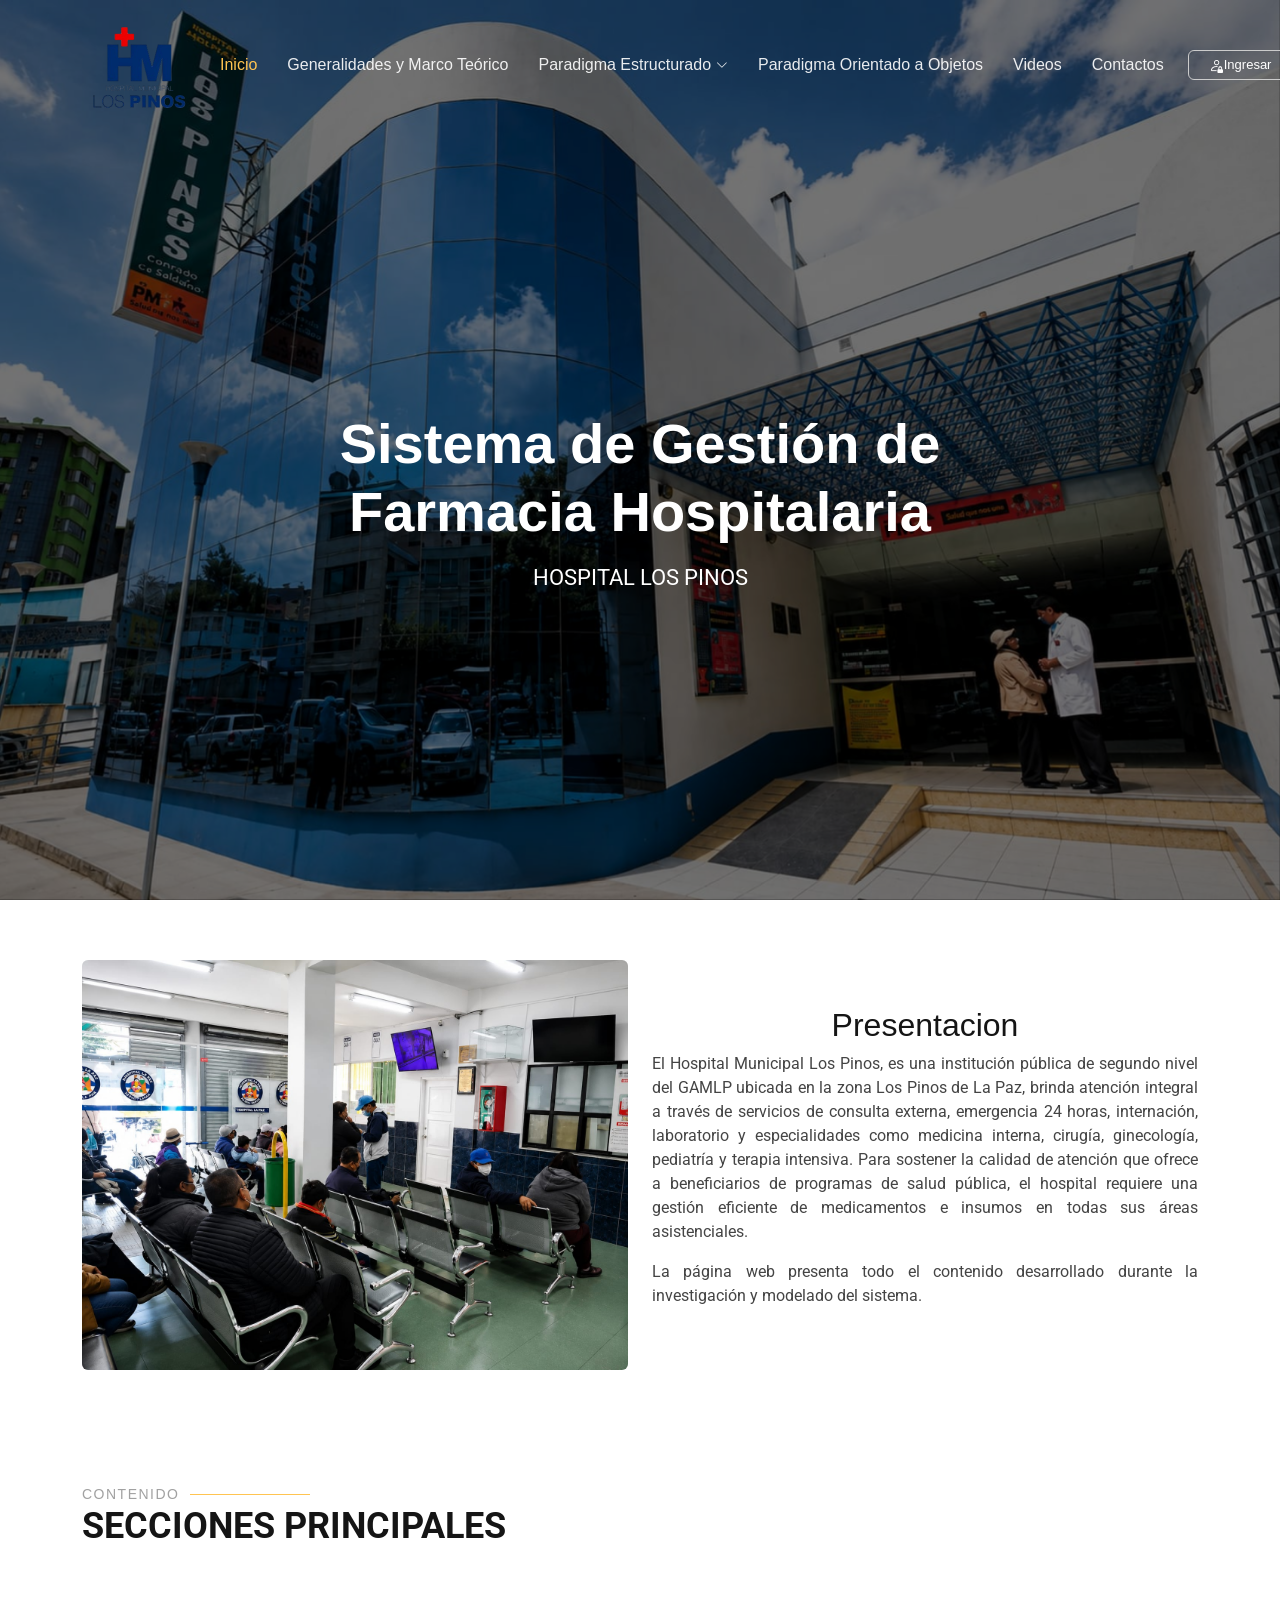
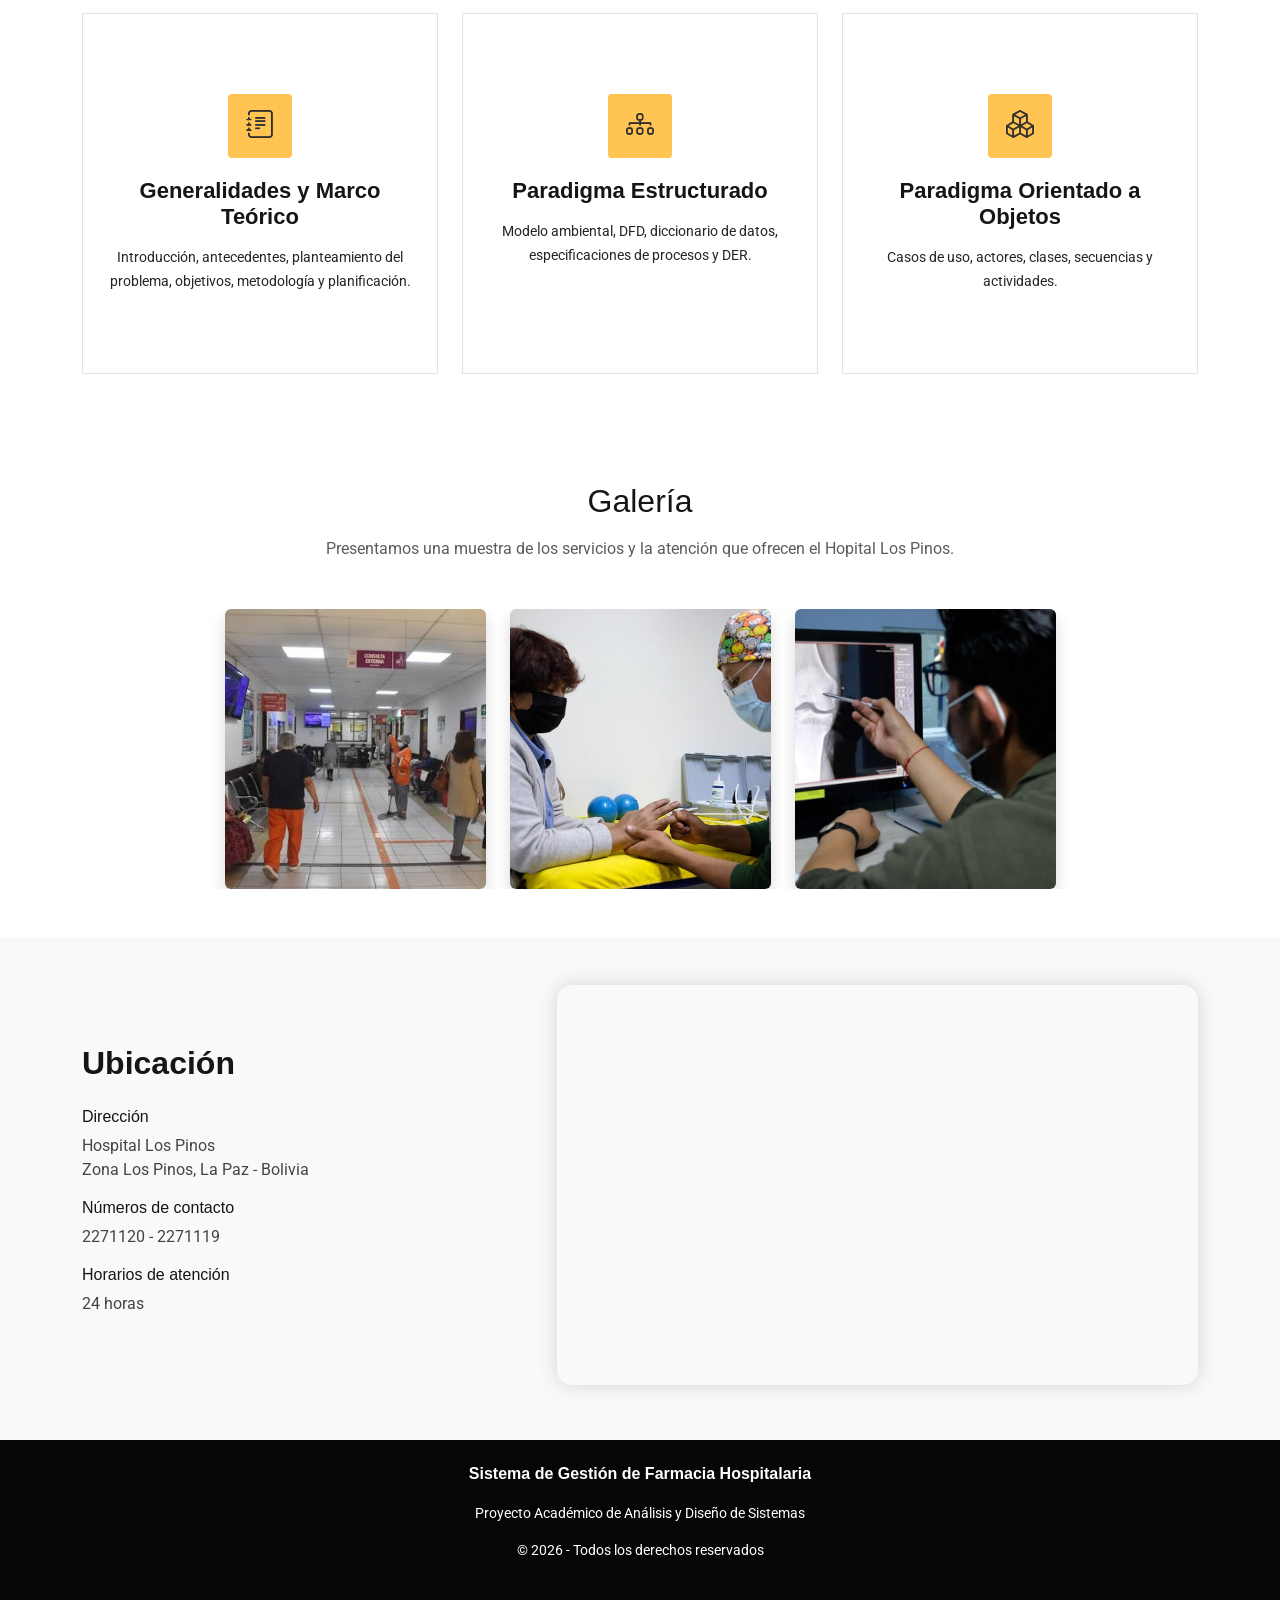
<file: index.html>
<!DOCTYPE html>
<html lang="es">
<head>
  <meta charset="utf-8">
  <meta content="width=device-width, initial-scale=1.0" name="viewport">
  <title>Sistema de Gestión de Farmacia Hospitalaria</title>
  <!-- Favicons -->
  <link href="assets/img/logo/logo.png" rel="icon">
  <!-- Google Fonts -->
  <link href="https://fonts.googleapis.com" rel="preconnect">
  <link href="https://fonts.gstatic.com" rel="preconnect" crossorigin>
  <link
    href="https://fonts.googleapis.com/css2?family=Roboto:wght@300;400;500;700&display=swap"
    rel="stylesheet">
  <!-- Vendor CSS -->
  <link href="assets/vendor/bootstrap/css/bootstrap.min.css" rel="stylesheet">
  <link href="assets/vendor/bootstrap-icons/bootstrap-icons.css" rel="stylesheet">
  <link href="assets/vendor/aos/aos.css" rel="stylesheet">
  <!-- Main CSS -->
  <link href="assets/css/main.css" rel="stylesheet">
</head>
<body class="index-page">

<!--================header==============-->
  <header id="header" class="header d-flex align-items-center fixed-top">
    <div class="container-fluid container-xl d-flex align-items-center justify-content-between">
      
      <a href="index.html" class="logo d-flex align-items-center">
        <img src="assets/img/logo/logo.png" alt="Logo Farmacia">
      </a>

      <nav id="navmenu" class="navmenu d-flex align-items-center">
        <ul>
          <li><a href="index.html" class="active">Inicio</a></li>
          <li><a href="generalidades.html">Generalidades y Marco Teórico</a></li>
          <li class="dropdown">
            <a href="ambiental.html">
              <span>Paradigma Estructurado</span>
              <i class="bi bi-chevron-down toggle-dropdown"></i>
            </a>
            <ul>
              <li><a href="ambiental.html">Modelo Ambiental</a></li>
              <li><a href="comportamiento.html">Modelo de Comportamiento</a></li>
            </ul>
          </li>
          <li><a href="objetos.html">Paradigma Orientado a Objetos</a></li>
          <li><a href="videos.html">Videos</a></li>
          <li><a href="contactos.html">Contactos</a></li>
        </ul>

<a href="https://farmacialospinos.infinityfreeapp.com/dashboard" class="btn btn-outline-secondary btn-sm ms-4 d-none d-md-inline-flex align-items-center px-2.5 py-1 rounded" style="font-size: 13px; font-weight: 500; color: #fff; border-color: #ccc; transition: all 0.2s ease;">
  <i class="bi bi-person-lock me-1.5" style="font-size: 15px; color: #fff !important;"></i> 
  Ingresar
</a>

        <i class="mobile-nav-toggle d-xl-none bi bi-list"></i>
      </nav>

    </div>
  </header>
  <!-- ================= HEADER ================= 
  <header id="header" class="header d-flex align-items-center fixed-top">
    <div class="container-fluid container-xl d-flex align-items-center justify-content-between">
      <a href="index.html" class="logo d-flex align-items-center">
        <img src="assets/img/logo/logo.png" alt="Logo Farmacia">
      </a>
      <nav id="navmenu" class="navmenu">
        <ul>
          <li><a href="index.html" class="active">Inicio</a></li>
          <li><a href="generalidades.html">
              Generalidades y Marco Teórico
            </a></li>
          <li class="dropdown">
            <a href="ambiental.html">
              <span>Paradigma Estructurado</span>
              <i class="bi bi-chevron-down toggle-dropdown"></i>
            </a>
            <ul>
              <li>
                <a href="ambiental.html">
                  Modelo Ambiental
                </a>
              </li>
              <li>
                <a href="comportamiento.html">
                  Modelo de Comportamiento
                </a>
              </li>
            </ul>
          </li>
          <li><a href="objetos.html">
              Paradigma Orientado a Objetos
            </a></li>
          <li><a href="videos.html">
              Videos
            </a></li>
          <li><a href="contactos.html">
              Contactos
            </a></li>
        </ul>
        <i class="mobile-nav-toggle d-xl-none bi bi-list"></i>
      </nav>
    </div>
  </header>-->
  <!-- ================= MAIN ================= -->
  <main class="main">
    <!-- HERO -->
    <section id="hero" class="hero section dark-background">
    <div id="heroCarousel"
     class="carousel slide carousel-fade"
     data-bs-ride="carousel"
     data-bs-interval="3000">
        <div class="carousel-inner">
          <div class="carousel-item active">
            <img src="assets/img/hospital/car1.jpg"
                class="d-block w-100"
                alt="">
          </div>
          <div class="carousel-item">
            <img src="assets/img/hospital/hospital1.jpg"
                class="d-block w-100"
                alt="">
          </div>
          <div class="carousel-item">
            <img src="assets/img/hospital/hospital2.jpeg"
                class="d-block w-100"
                alt="">
          </div>
        </div>
      </div>
  <div class="container">
        <div class="row justify-content-center text-center">
          <div class="col-lg-8" data-aos="fade-up">
            <h1>
              Sistema de Gestión de Farmacia Hospitalaria
            </h1>
            <p class="mt-3">
              HOSPITAL LOS PINOS
            </p>
          </div>
        </div>
      </div>
    </section>
    <!-- PRESENTACION -->
    <section class="about section">
      <div class="container" data-aos="fade-up">
        <div class="row align-items-center">
          <div class="col-lg-6">
            <img src="assets/img/hospital/pres1.jpg"
              class="img-fluid rounded"
              alt="Farmacia">
          </div>
          <div class="col-lg-6">
            <h2><center>Presentacion</center></h2>
            <p style="text-align: justify;">
              El Hospital Municipal Los Pinos, es una institución pública de segundo nivel del GAMLP 
            ubicada en la zona Los Pinos de La Paz, brinda atención integral a 
            través de servicios de consulta externa, emergencia 24 horas, internación, laboratorio 
            y especialidades como medicina interna, cirugía, ginecología, pediatría y terapia
            intensiva. Para sostener la calidad de atención que ofrece a beneficiarios de
            programas de salud pública, el hospital requiere una gestión eficiente de
            medicamentos e insumos en todas sus áreas asistenciales.
            </p>
            <p style="text-align: justify;">
              La página web presenta todo el contenido desarrollado
              durante la investigación y modelado del sistema.
            </p>
          </div>
        </div>
      </div>
    </section>
    <!-- SECCIONES DEL INFORME -->
    <section class="services section">
      <div class="container section-title" data-aos="fade-up">
        <h2>Contenido</h2>
        <p>Secciones Principales</p>
      </div>
      <div class="container">
        <div class="row gy-4">
          <div class="col-lg-4 col-md-6" data-aos="fade-up">
          <a href="generalidades.html"
            class="text-decoration-none text-dark">
            <div class="service-item h-100">
              <div class="icon">
                <i class="bi bi-journal-text"></i>
              </div>
              <h3>Generalidades y Marco Teórico</h3>
              <p>
                Introducción, antecedentes, planteamiento del
                problema, objetivos, metodología y planificación.
              </p>
            </div>
          </a>
        </div>
          <div class="col-lg-4 col-md-6" data-aos="fade-up">
            <a href="ambiental.html"
             class="text-decoration-none text-dark">
            <div class="service-item">
              <div class="icon">
                <i class="bi bi-diagram-3"></i>
              </div>
              <h3>Paradigma Estructurado</h3>
              <p>
                Modelo ambiental, DFD, diccionario de datos,
                especificaciones de procesos y DER.
              </p>
            </div>
            </a>
          </div>
          <div class="col-lg-4 col-md-6" data-aos="fade-up">
            <a href="objetos.html"
            class="text-decoration-none text-dark">
            <div class="service-item">
              <div class="icon">
                <i class="bi bi-boxes"></i>
              </div>
              <h3>Paradigma Orientado a Objetos</h3>
              <p>
                Casos de uso, actores, clases,
                secuencias y actividades.
              </p>
            </div>
            </a>
          </div>
        </div>
      </div>
    </section>
  <!-- ================= GALERIA ================= -->
   <section id="galeria" class="section py-5">
  <div class="container text-center">
    <h2 class="mb-3">Galería</h2>
    <p class="text-muted mb-5">
      Presentamos una muestra de los servicios y la atención que ofrecen el Hopital Los Pinos.
    </p>
    <div id="galeriaCarousel"
         class="carousel slide"
         data-bs-ride="carousel"
         data-bs-interval="3000">
      <div class="carousel-inner">
        <div class="carousel-item active">
          <div class="row justify-content-center">
            <div class="col-md-3">
              <img src="assets/img/hospital/gal1.jpg"
                   class="img-fluid rounded shadow">
            </div>
            <div class="col-md-3">
              <img src="assets/img/hospital/gal2.jpg"
                   class="img-fluid rounded shadow">
            </div>
            <div class="col-md-3">
              <img src="assets/img/hospital/gal3.jpg"
                   class="img-fluid rounded shadow">
            </div>
          </div>
        </div>
        <div class="carousel-item">
          <div class="row justify-content-center">
            <div class="col-md-3">
              <img src="assets/img/hospital/gal4.jpg"
                   class="img-fluid rounded shadow">
            </div>
            <div class="col-md-3">
              <img src="assets/img/hospital/gal5.jpg"
                   class="img-fluid rounded shadow">
            </div>
            <div class="col-md-3">
              <img src="assets/img/hospital/gal6.jpg"
                   class="img-fluid rounded shadow">
            </div>
          </div>
        </div>
      </div>
      <button class="carousel-control-prev"
              type="button"
              data-bs-target="#galeriaCarousel"
              data-bs-slide="prev">
        <span class="carousel-control-prev-icon"></span>
      </button>
      <button class="carousel-control-next"
              type="button"
              data-bs-target="#galeriaCarousel"
              data-bs-slide="next">
        <span class="carousel-control-next-icon"></span>
      </button>
    </div>
  </div>
</section>
<!-- =================== UBICACION ================ -->
<section id="ubicacion" class="section py-5 bg-light">
  <div class="container">
    <div class="row align-items-center">
      <div class="col-lg-5">
        <h2 class="mb-4">Ubicación</h2>
        <h6>Dirección</h6>
        <p>
          Hospital Los Pinos<br>
          Zona Los Pinos, La Paz - Bolivia
        </p>
        <h6>Números de contacto</h6>
        <p>
          2271120 - 2271119
        </p>
        <h6>Horarios de atención</h6>
        <p>
          24 horas
        </p>
      </div>
      <div class="col-lg-7">
        <iframe 
        src="https://www.google.com/maps/embed?pb=!1m14!1m8!1m3!1d1912.338097672156!2d-68.071687!3d-16.542437!3m2!1i1024!2i768!4f13.1!3m3!1m2!1s0x915f2149ce295a3f%3A0x62492c900d0949ff!2sHospital%20Los%20Pinos!5e0!3m2!1ses-419!2sus!4v1780394840296!5m2!1ses-419!2sus" 
        width="100%"
        height="400"
        style="border:0;"
        allowfullscreen=""
        loading="lazy">
      </iframe>
      </div>
    </div>
  </div>
</section>
  <!-- ================= FOOTER ================= -->
  <footer id="footer" class="footer dark-background">
    <div class="container text-center py-4">
      <h4>Sistema de Gestión de Farmacia Hospitalaria</h4>
      <p>
        Proyecto Académico de Análisis y Diseño de Sistemas
      </p>
      <p>
        © 2026 - Todos los derechos reservados
      </p>
    </div>
  </footer>
  <!-- Scroll Top -->
  <a href="#"
    id="scroll-top"
    class="scroll-top d-flex align-items-center justify-content-center">
    <i class="bi bi-arrow-up-short"></i>
  </a>
  <!-- JS -->
  <script src="assets/vendor/bootstrap/js/bootstrap.bundle.min.js"></script>
  <script src="assets/vendor/aos/aos.js"></script>
  <script src="assets/js/main.js"></script>
</body>
</html>
</file>
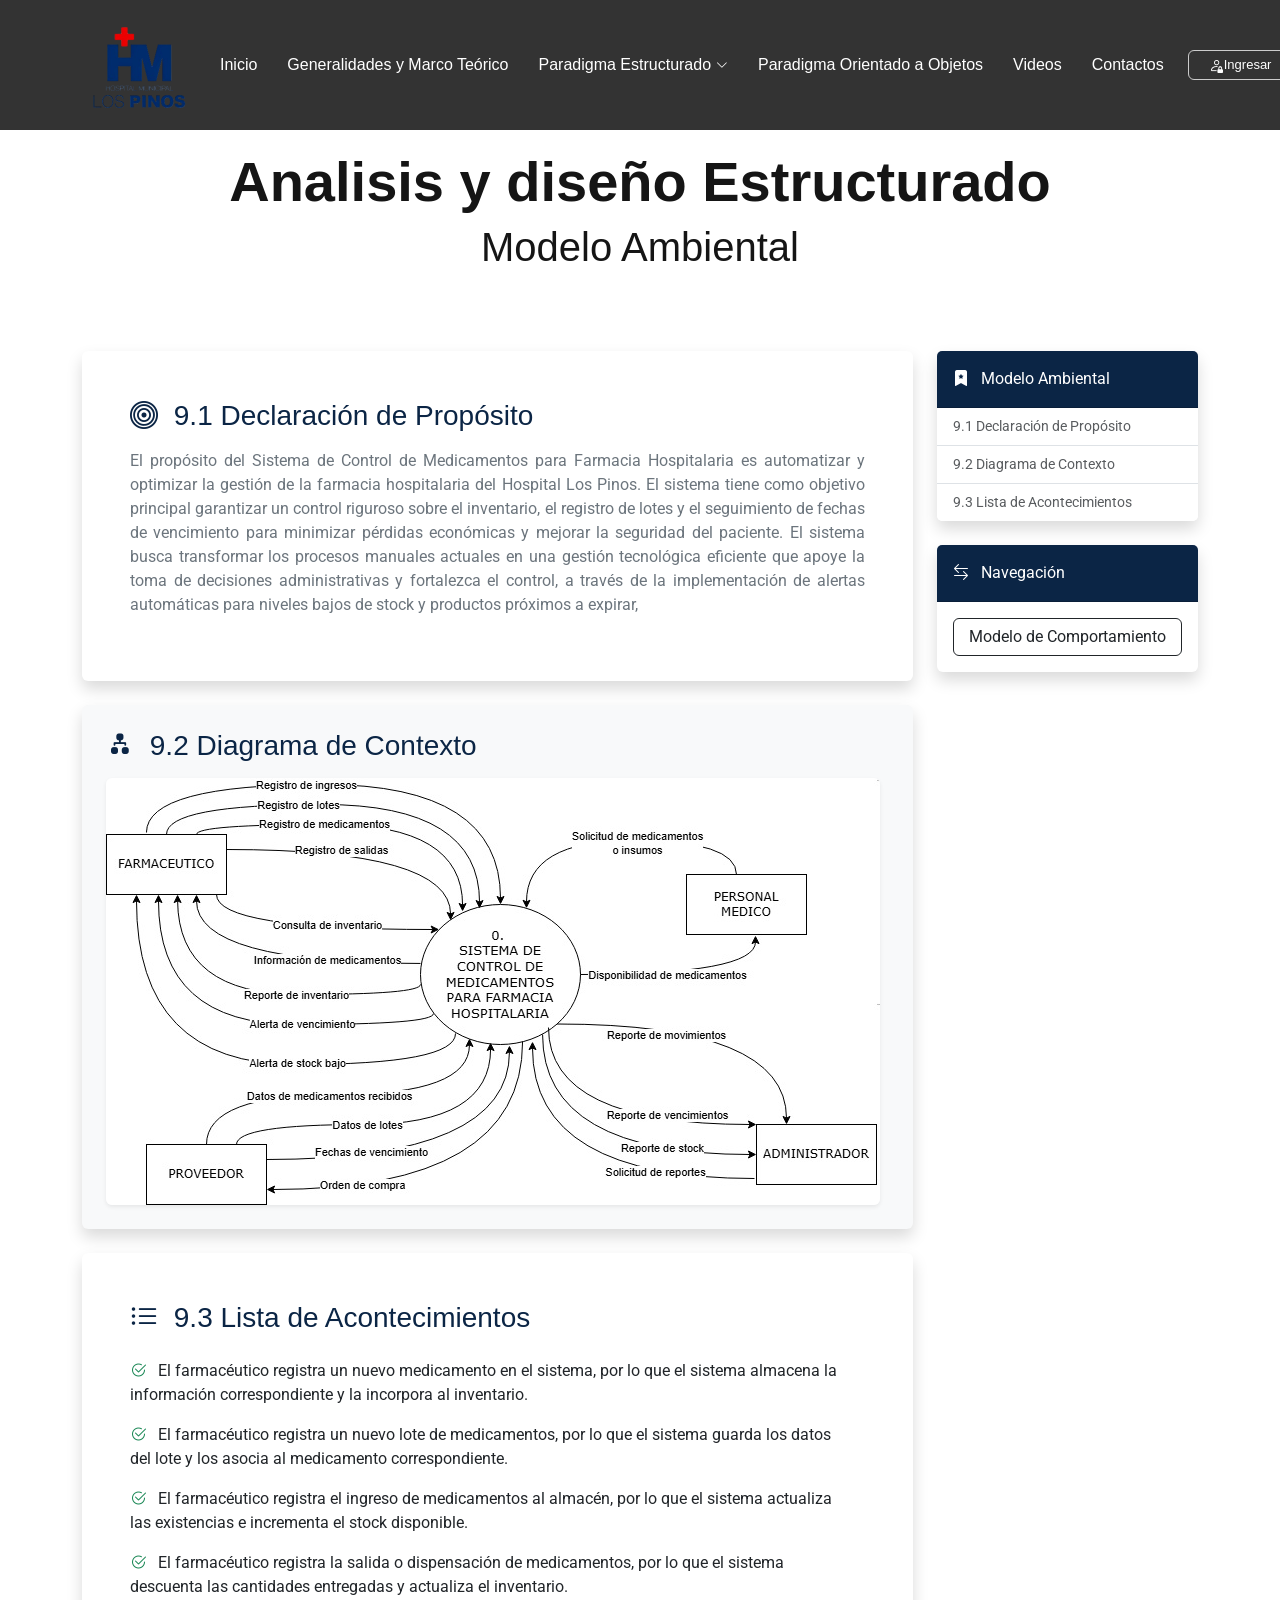
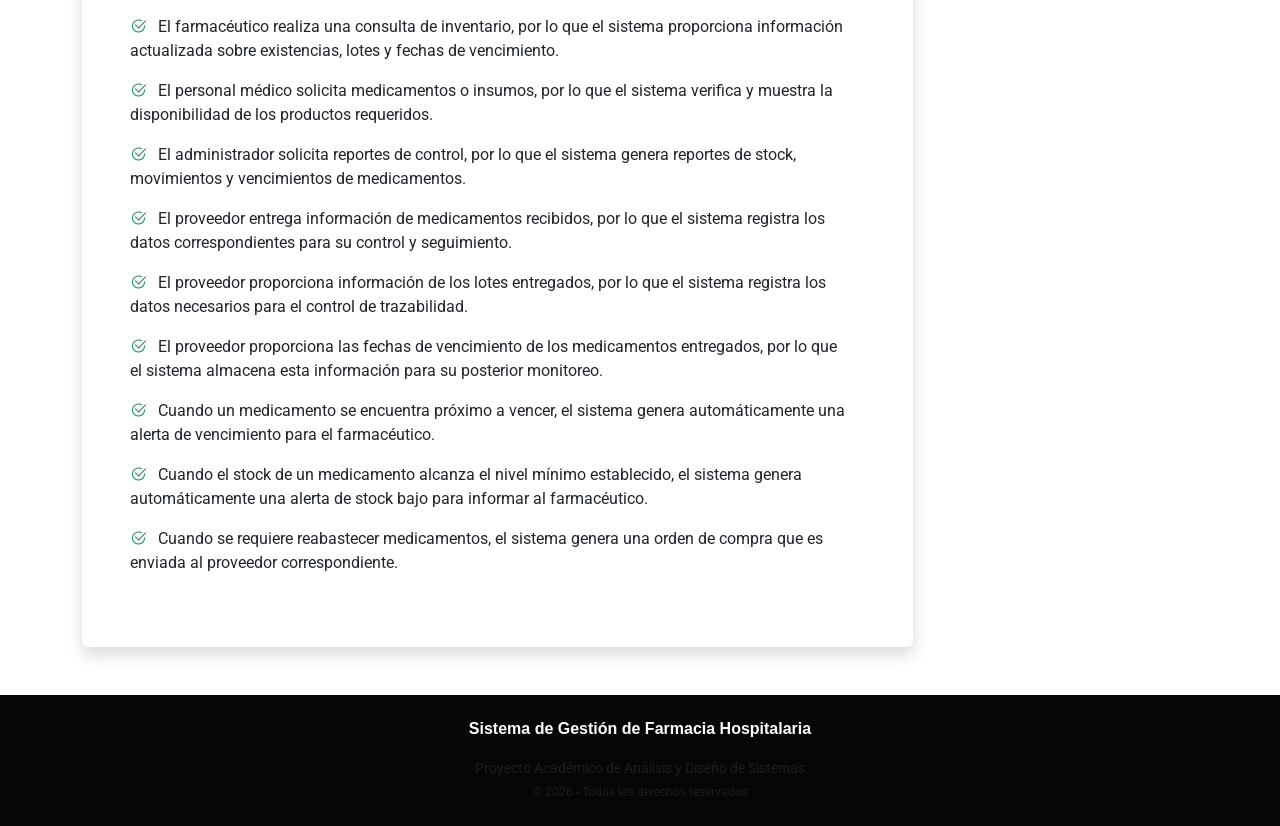
<file: ambiental.html>
<!DOCTYPE html>
<html lang="es">
<head>
  <meta charset="utf-8">
  <meta content="width=device-width, initial-scale=1.0" name="viewport">
  <title>Sistema de Gestión de Farmacia Hospitalaria</title>
  <link href="assets/img/logo/logo.png" rel="icon">
  <link href="https://fonts.googleapis.com" rel="preconnect">
  <link href="https://fonts.gstatic.com" rel="preconnect" crossorigin>
  <link href="https://fonts.googleapis.com/css2?family=Roboto:wght@300;400;500;700&display=swap" rel="stylesheet">
  <link href="assets/vendor/bootstrap/css/bootstrap.min.css" rel="stylesheet">
  <link href="assets/vendor/bootstrap-icons/bootstrap-icons.css" rel="stylesheet">
  <link href="assets/vendor/aos/aos.css" rel="stylesheet">
  <link href="assets/css/main.css" rel="stylesheet">
</head>
<body class="subpage">
  <header id="header" class="header d-flex align-items-center fixed-top">
    <div class="container-fluid container-xl d-flex align-items-center justify-content-between">
      
      <a href="index.html" class="logo d-flex align-items-center">
        <img src="assets/img/logo/logo.png" alt="Logo Farmacia">
      </a>

      <nav id="navmenu" class="navmenu d-flex align-items-center">
        <ul>
          <li><a href="index.html" class="active">Inicio</a></li>
          <li><a href="generalidades.html">Generalidades y Marco Teórico</a></li>
          <li class="dropdown">
            <a href="ambiental.html">
              <span>Paradigma Estructurado</span>
              <i class="bi bi-chevron-down toggle-dropdown"></i>
            </a>
            <ul>
              <li><a href="ambiental.html">Modelo Ambiental</a></li>
              <li><a href="comportamiento.html">Modelo de Comportamiento</a></li>
            </ul>
          </li>
          <li><a href="objetos.html">Paradigma Orientado a Objetos</a></li>
          <li><a href="videos.html">Videos</a></li>
          <li><a href="contactos.html">Contactos</a></li>
        </ul>

<a href="https://farmacialospinos.infinityfreeapp.com/dashboard" class="btn btn-outline-secondary btn-sm ms-4 d-none d-md-inline-flex align-items-center px-2.5 py-1 rounded" style="font-size: 13px; font-weight: 500; color: #fff; border-color: #ccc; transition: all 0.2s ease;">
  <i class="bi bi-person-lock me-1.5" style="font-size: 15px; color: #fff !important;"></i> 
  Ingresar
</a>

        <i class="mobile-nav-toggle d-xl-none bi bi-list"></i>
      </nav>

    </div>
  </header>
  <main class="main">
  <!-- TITULO -->
  <section class="page-title section text-dark py-5 mb-4">
    <div class="container text-center">
      <h1 class="display-4 fw-bold">Analisis y diseño Estructurado</h1>
      <h1>Modelo Ambiental</h1>
    </div>
  </section>
  <div class="container">
    <div class="row g-4">
      <!-- CONTENIDO PRINCIPAL -->
      <div class="col-lg-9">
        <!-- 9.1 -->
        <div id="declaracion" class="card shadow mb-4 border-0">
          <div class="card-body p-5">
            <h2 class="card-title h3 mb-3 navy">
              <i class="bi bi-bullseye me-2"></i>
              9.1 Declaración de Propósito
            </h2>
            <p class="text-secondary" style="text-align: justify;">
              El propósito del Sistema de Control de Medicamentos para Farmacia Hospitalaria es automatizar y optimizar la gestión de la farmacia hospitalaria del Hospital Los Pinos. El sistema tiene como objetivo principal garantizar un control riguroso sobre el inventario, el registro de lotes y el seguimiento de fechas de vencimiento para minimizar pérdidas económicas y mejorar la seguridad del paciente.
El sistema busca transformar los procesos manuales actuales en una gestión tecnológica eficiente que apoye la toma de decisiones administrativas y fortalezca el control, a través de la implementación de alertas automáticas para niveles bajos de stock y productos próximos a expirar,
            </p>
          </div>
        </div>
        <!-- 9.2 -->
        <div id="contexto" class="card shadow mb-4 border-0 bg-light">
          <div class="card-body p-4">
            <h2 class="card-title h3 mb-3 navy">
              <i class="bi bi-diagram-2-fill me-2"></i>
              9.2 Diagrama de Contexto
            </h2>
            <img src="assets/img/hospital/diaContexto.jpg"
                 class="img-fluid rounded shadow-sm">
          </div>
        </div>
        <!-- 9.3 -->
        <div id="acontecimientos" class="card shadow mb-5 border-0">
          <div class="card-body p-5">
            <h2 class="card-title h3 mb-3 navy">
              <i class="bi bi-list-ul me-2"></i>
              9.3 Lista de Acontecimientos
            </h2>
            <p class="text-secondary">
              <ul class="list-group list-group-flush">
                <li class="list-group-item border-0 ps-0"><i class="bi bi-check2-circle text-success me-2"></i> El farmacéutico registra un nuevo medicamento en el sistema, por lo que el sistema almacena la información correspondiente y la incorpora al inventario.</li>
                <li class="list-group-item border-0 ps-0"><i class="bi bi-check2-circle text-success me-2"></i> El farmacéutico registra un nuevo lote de medicamentos, por lo que el sistema guarda los datos del lote y los asocia al medicamento correspondiente.</li>
                <li class="list-group-item border-0 ps-0"><i class="bi bi-check2-circle text-success me-2"></i> El farmacéutico registra el ingreso de medicamentos al almacén, por lo que el sistema actualiza las existencias e incrementa el stock disponible.</li>
                <li class="list-group-item border-0 ps-0"><i class="bi bi-check2-circle text-success me-2"></i> El farmacéutico registra la salida o dispensación de medicamentos, por lo que el sistema descuenta las cantidades entregadas y actualiza el inventario.</li>
                <li class="list-group-item border-0 ps-0"><i class="bi bi-check2-circle text-success me-2"></i> El farmacéutico realiza una consulta de inventario, por lo que el sistema proporciona información actualizada sobre existencias, lotes y fechas de vencimiento.</li>
                <li class="list-group-item border-0 ps-0"><i class="bi bi-check2-circle text-success me-2"></i> El personal médico solicita medicamentos o insumos, por lo que el sistema verifica y muestra la disponibilidad de los productos requeridos.</li>
                <li class="list-group-item border-0 ps-0"><i class="bi bi-check2-circle text-success me-2"></i> El administrador solicita reportes de control, por lo que el sistema genera reportes de stock, movimientos y vencimientos de medicamentos.</li>
                <li class="list-group-item border-0 ps-0"><i class="bi bi-check2-circle text-success me-2"></i> El proveedor entrega información de medicamentos recibidos, por lo que el sistema registra los datos correspondientes para su control y seguimiento.</li>
                <li class="list-group-item border-0 ps-0"><i class="bi bi-check2-circle text-success me-2"></i> El proveedor proporciona información de los lotes entregados, por lo que el sistema registra los datos necesarios para el control de trazabilidad.</li>
                <li class="list-group-item border-0 ps-0"><i class="bi bi-check2-circle text-success me-2"></i> El proveedor proporciona las fechas de vencimiento de los medicamentos entregados, por lo que el sistema almacena esta información para su posterior monitoreo.</li>
                <li class="list-group-item border-0 ps-0"><i class="bi bi-check2-circle text-success me-2"></i> Cuando un medicamento se encuentra próximo a vencer, el sistema genera automáticamente una alerta de vencimiento para el farmacéutico.</li>
                <li class="list-group-item border-0 ps-0"><i class="bi bi-check2-circle text-success me-2"></i> Cuando el stock de un medicamento alcanza el nivel mínimo establecido, el sistema genera automáticamente una alerta de stock bajo para informar al farmacéutico.</li>
                <li class="list-group-item border-0 ps-0"><i class="bi bi-check2-circle text-success me-2"></i> Cuando se requiere reabastecer medicamentos, el sistema genera una orden de compra que es enviada al proveedor correspondiente.</li>
              </ul>
            </p>
          </div>
        </div>
      </div>
      <!-- SIDEBAR -->
      <aside class="col-lg-3">
        <div class="sticky-top" style="top:110px; z-index: 10;">
          <!-- CONTENIDO -->
          <div class="card shadow mb-4 border-0">
            <div class="card-header bg-navy text-white py-3">
              <i class="bi bi-bookmark-star-fill me-2"></i>
              Modelo Ambiental
            </div>
            <div class="list-group list-group-flush small">
              <a href="#declaracion"
                 class="list-group-item list-group-item-action">
                9.1 Declaración de Propósito
              </a>
              <a href="#contexto"
                 class="list-group-item list-group-item-action">
                9.2 Diagrama de Contexto
              </a>
              <a href="#acontecimientos"
                 class="list-group-item list-group-item-action">
                9.3 Lista de Acontecimientos
              </a>
            </div>
          </div>
          <!-- NAVEGACION -->
          <div class="card shadow border-0">
            <div class="card-header bg-navy text-white py-3">
              <i class="bi bi-arrow-left-right me-2"></i>
              Navegación
            </div>
            <div class="card-body text-center">
              <a href="comportamiento.html"
                 class="btn btn-outline-dark w-100">
                Modelo de Comportamiento
              </a>
            </div>
          </div>
        </div>
      </aside>
    </div>
  </div>
</main>  <footer id="footer" class="footer dark-background mt-auto">
    <div class="container text-center py-4">
      <h4 class="mb-2">Sistema de Gestión de Farmacia Hospitalaria</h4>
      <p class="text-muted mb-1">Proyecto Académico de Análisis y Diseño de Sistemas</p>
      <p class="small text-muted mb-0">© 2026 - Todos los derechos reservados</p>
    </div>
  </footer>
  <a href="#" id="scroll-top" class="scroll-top d-flex align-items-center justify-content-center">
    <i class="bi bi-arrow-up-short"></i>
  </a>
  <script src="assets/vendor/bootstrap/js/bootstrap.bundle.min.js"></script>
  <script src="assets/vendor/aos/aos.js"></script>
  <script src="assets/js/main.js"></script>
</body>
</html>
</file>
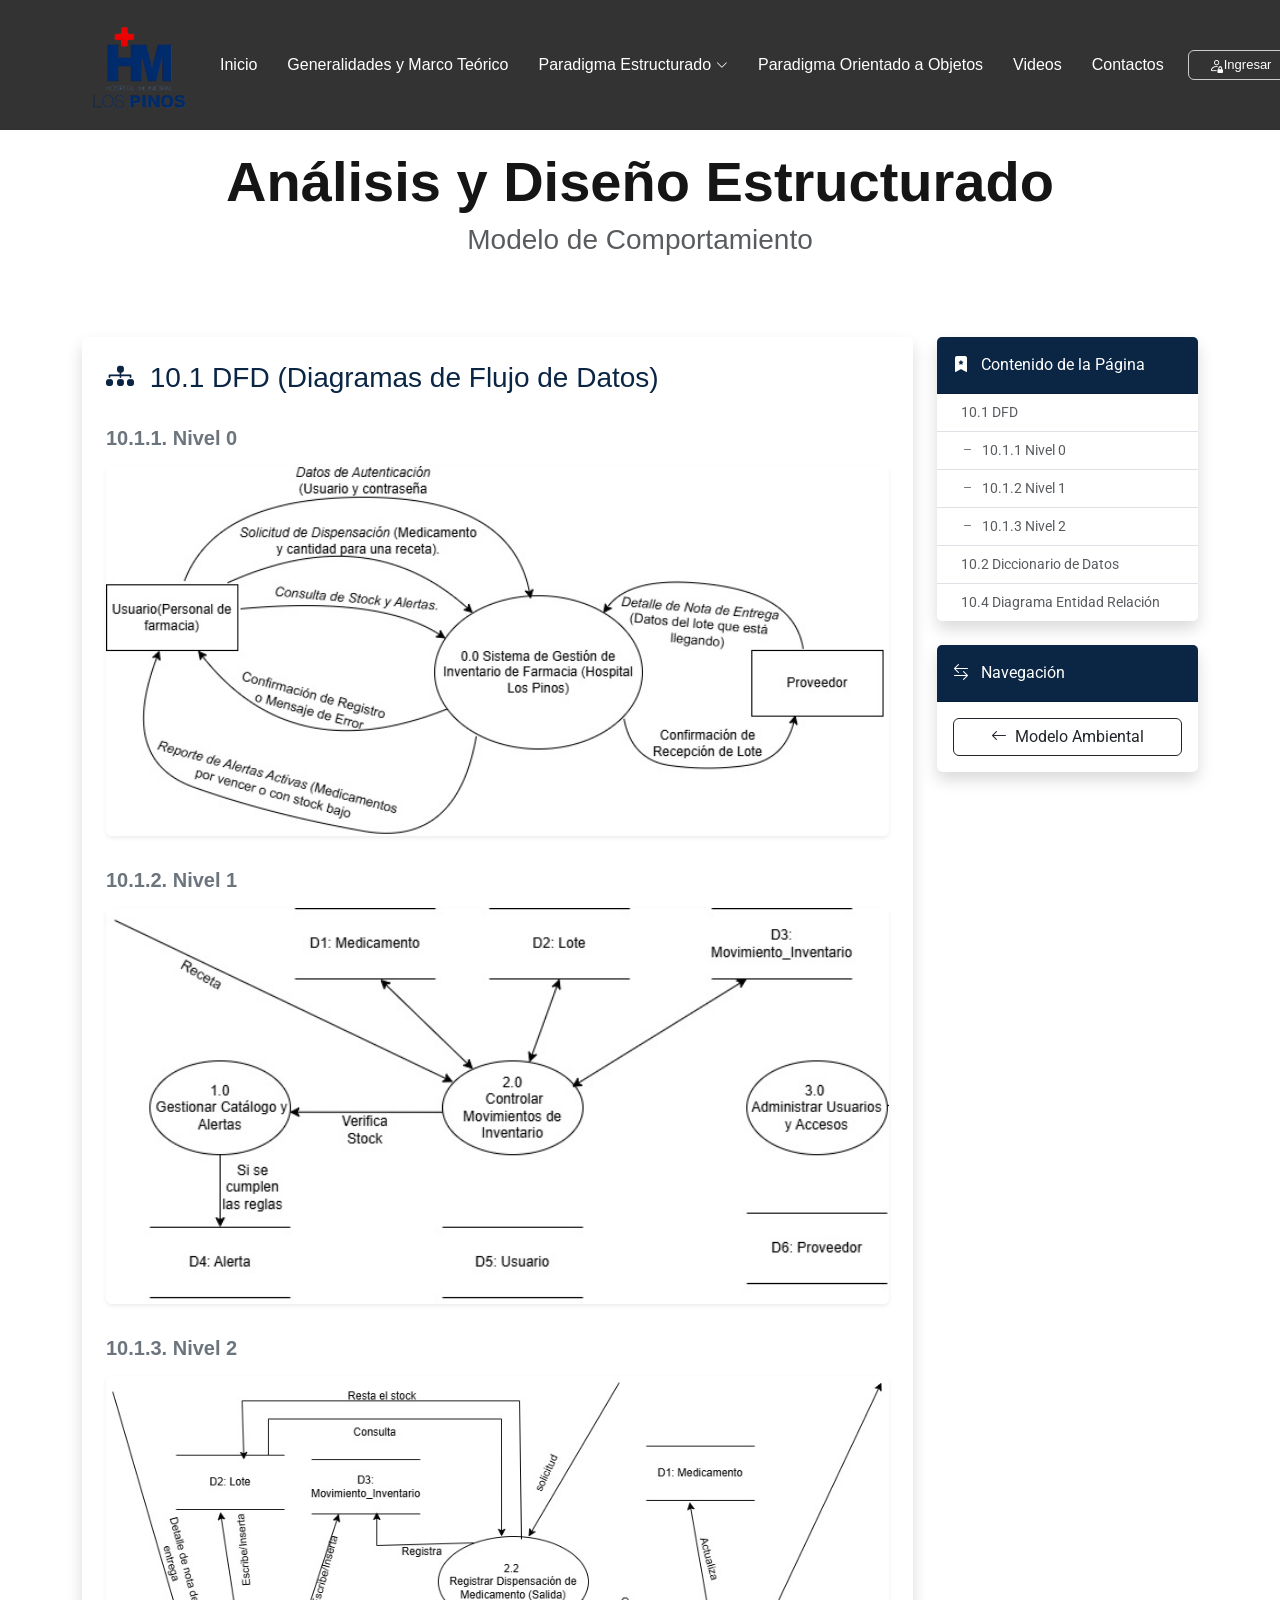
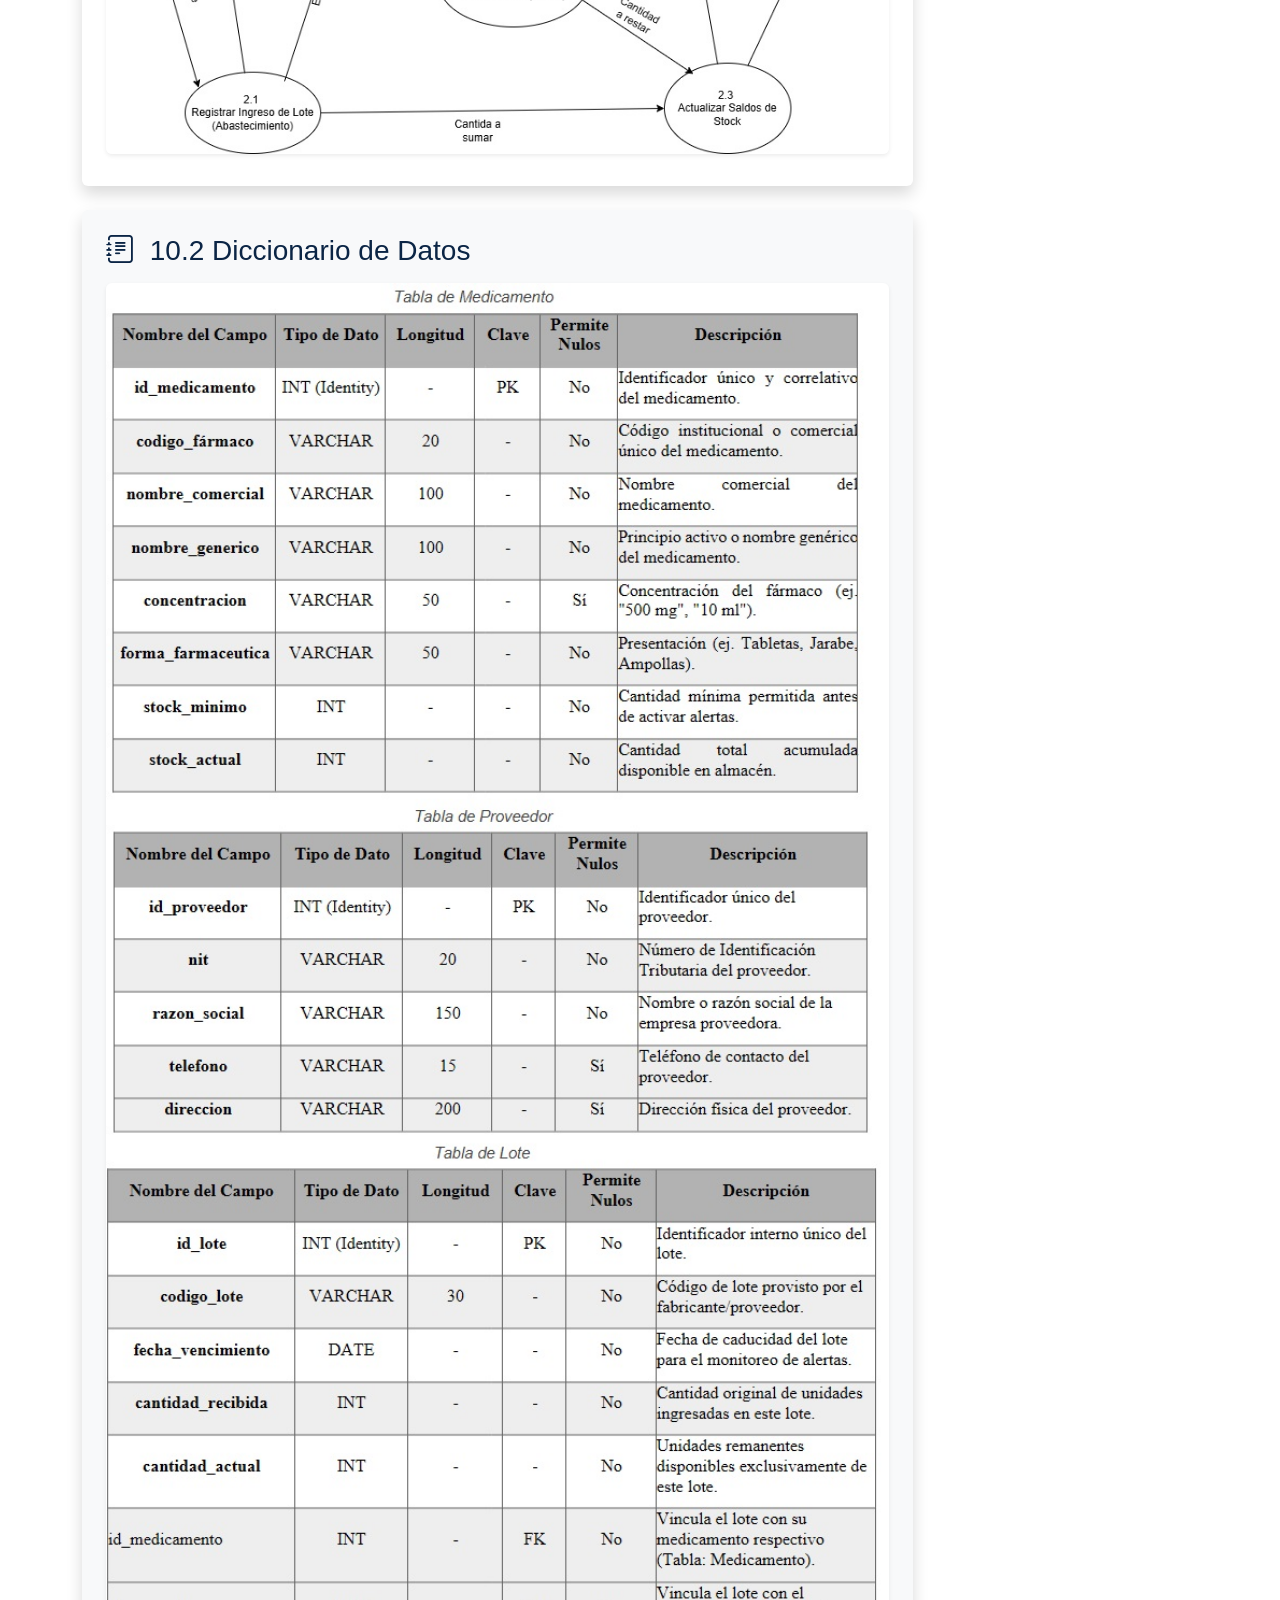
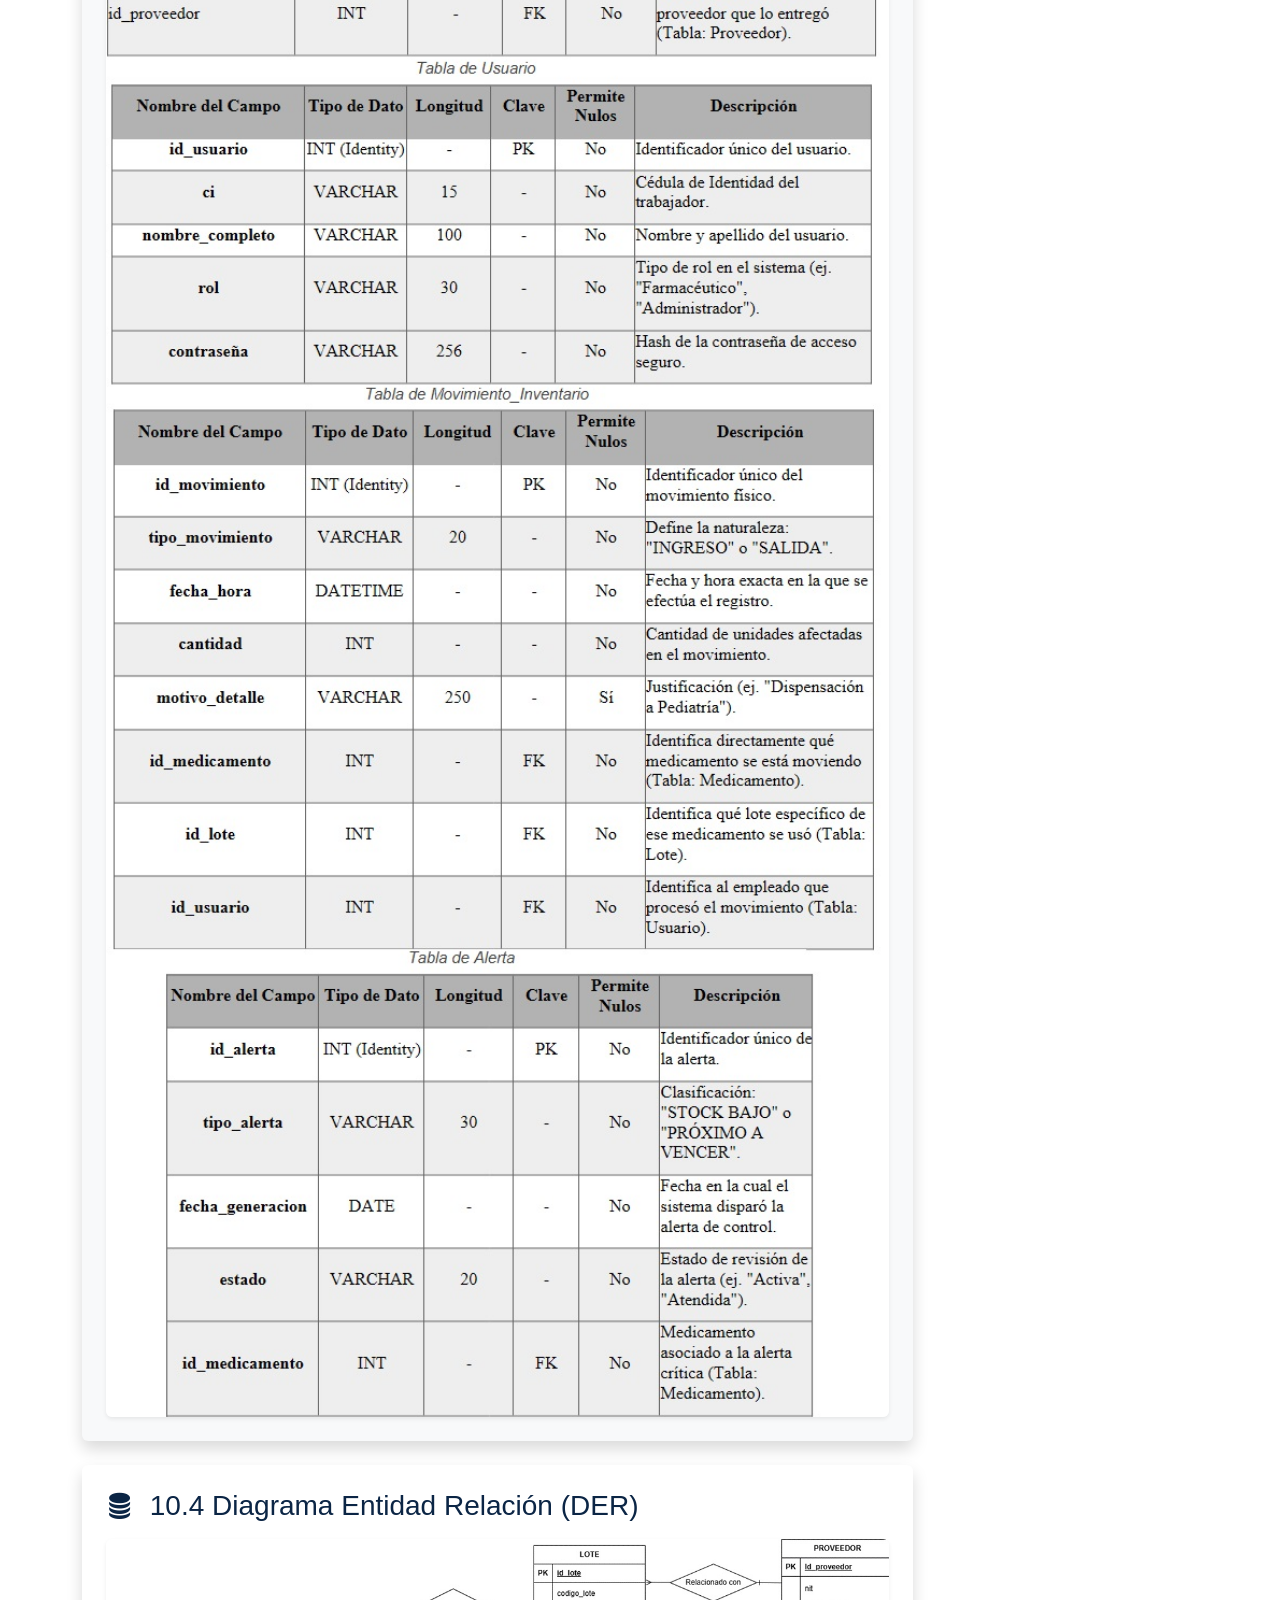
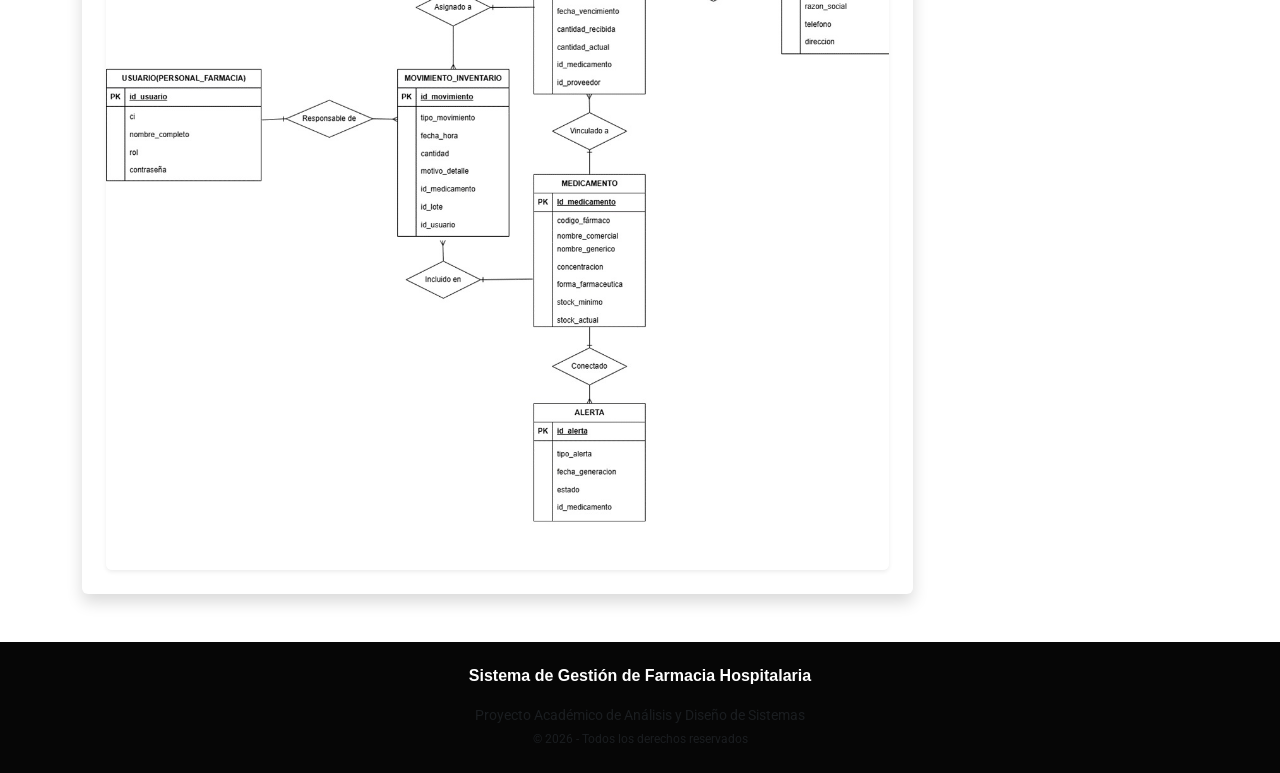
<file: comportamiento.html>
<!DOCTYPE html>
<html lang="es">
<head>
  <meta charset="utf-8">
  <meta content="width=device-width, initial-scale=1.0" name="viewport">
  <title>Sistema de Gestión de Farmacia Hospitalaria</title>
  <link href="assets/img/logo/logo.png" rel="icon">
  <link href="https://fonts.googleapis.com" rel="preconnect">
  <link href="https://fonts.gstatic.com" rel="preconnect" crossorigin>
  <link href="https://fonts.googleapis.com/css2?family=Roboto:wght@300;400;500;700&display=swap" rel="stylesheet">
  <link href="assets/vendor/bootstrap/css/bootstrap.min.css" rel="stylesheet">
  <link href="assets/vendor/bootstrap-icons/bootstrap-icons.css" rel="stylesheet">
  <link href="assets/vendor/aos/aos.css" rel="stylesheet">
  <link href="assets/css/main.css" rel="stylesheet">
</head>
<body class="subpage">
  <header id="header" class="header d-flex align-items-center fixed-top">
    <div class="container-fluid container-xl d-flex align-items-center justify-content-between">
      
      <a href="index.html" class="logo d-flex align-items-center">
        <img src="assets/img/logo/logo.png" alt="Logo Farmacia">
      </a>

      <nav id="navmenu" class="navmenu d-flex align-items-center">
        <ul>
          <li><a href="index.html" class="active">Inicio</a></li>
          <li><a href="generalidades.html">Generalidades y Marco Teórico</a></li>
          <li class="dropdown">
            <a href="ambiental.html">
              <span>Paradigma Estructurado</span>
              <i class="bi bi-chevron-down toggle-dropdown"></i>
            </a>
            <ul>
              <li><a href="ambiental.html">Modelo Ambiental</a></li>
              <li><a href="comportamiento.html">Modelo de Comportamiento</a></li>
            </ul>
          </li>
          <li><a href="objetos.html">Paradigma Orientado a Objetos</a></li>
          <li><a href="videos.html">Videos</a></li>
          <li><a href="contactos.html">Contactos</a></li>
        </ul>

<a href="https://farmacialospinos.infinityfreeapp.com/dashboard" class="btn btn-outline-secondary btn-sm ms-4 d-none d-md-inline-flex align-items-center px-2.5 py-1 rounded" style="font-size: 13px; font-weight: 500; color: #fff; border-color: #ccc; transition: all 0.2s ease;">
  <i class="bi bi-person-lock me-1.5" style="font-size: 15px; color: #fff !important;"></i> 
  Ingresar
</a>

        <i class="mobile-nav-toggle d-xl-none bi bi-list"></i>
      </nav>

    </div>
  </header>
  
<main class="main">
  <section class="page-title section text-dark py-5 mb-4">
    <div class="container text-center">  
      <h1 class="display-4 fw-bold mb-2">Análisis y Diseño Estructurado</h1>
      <h2 class="h3 text-muted">Modelo de Comportamiento</h2>
    </div>
  </section>

  <div class="container">
    <div class="row g-4">
      
      <div class="col-lg-9">
        <div id="dfd" class="card shadow mb-4 border-0">
          <div class="card-body p-4">
            <h2 class="card-title h3 mb-4 navy">
              <i class="bi bi-diagram-3-fill me-2"></i>
              10.1 DFD (Diagramas de Flujo de Datos)
            </h2>
            
            <div id="dfd-nivel0" class="mb-4 pt-2">
              <h3 class="h5 fw-bold text-secondary mb-3">10.1.1. Nivel 0</h3>
              <img src="assets/img/nivel0.jpg" class="img-fluid rounded shadow-sm w-100" alt="DFD Nivel 0">
            </div>

            <div id="dfd-nivel1" class="mb-4 pt-2">
              <h3 class="h5 fw-bold text-secondary mb-3">10.1.2. Nivel 1</h3>
              <img src="assets/img/nivel1.jpg" class="img-fluid rounded shadow-sm w-100" alt="DFD Nivel 1">
            </div>

            <div id="dfd-nivel2" class="mb-2 pt-2">
              <h3 class="h5 fw-bold text-secondary mb-3">10.1.3. Nivel 2</h3>
              <img src="assets/img/nivel2.jpg" class="img-fluid rounded shadow-sm w-100" alt="DFD Nivel 2">
            </div>
          </div>
        </div>

        <div id="diccionario" class="card shadow mb-4 border-0 bg-light">
          <div class="card-body p-4">
            <h2 class="card-title h3 mb-3 navy">
              <i class="bi bi-journal-text me-2"></i>
              10.2 Diccionario de Datos
            </h2>
            <img src="assets/img/diccionario.jpg" class="img-fluid rounded shadow-sm w-100" alt="Diccionario de Datos">
          </div>
        </div>
  <!-- 10.3 -->
  <!-- <div id="procesos" class="card shadow mb-4 border-0">
    <div class="card-body p-4">
      <h2 class="card-title h3 mb-3 navy">
        <i class="bi bi-gear-fill me-2"></i>
        10.3 Especificación de Procesos
      </h2>
      <p class="text-secondary" style="text-align: justify;">
        Aquí van las especificaciones de procesos.
      </p>
    </div>
  </div>-->
  <!-- 10.4 -->
        <div id="der" class="card shadow mb-5 border-0">
          <div class="card-body p-4">
            <h2 class="card-title h3 mb-3 navy">
              <i class="bi bi-database-fill me-2"></i>
              10.4 Diagrama Entidad Relación (DER)
            </h2>
            <img src="assets/img/diaER.jpg" class="img-fluid rounded shadow-sm w-100" alt="Diagrama Entidad Relación">
          </div>
        </div>
      </div>

      <aside class="col-lg-3">
        <div class="sticky-top" style="top:110px; z-index: 10;">
          <div class="card shadow mb-4 border-0">
            <div class="card-header bg-navy text-white py-3">
              <i class="bi bi-bookmark-star-fill me-2"></i>
              Contenido de la Página
            </div>
            <div class="list-group list-group-flush small">
              <a href="#dfd" class="list-group-item list-group-item-action ps-4 text-muted">
                10.1 DFD
              </a>
              <a href="#dfd-nivel0" class="list-group-item list-group-item-action ps-4 text-muted">
                <i class="bi bi-dash me-1"></i> 10.1.1 Nivel 0
              </a>

              
              <a href="#dfd-nivel1" class="list-group-item list-group-item-action ps-4 text-muted">
                <i class="bi bi-dash me-1"></i> 10.1.2 Nivel 1
              </a>
              <a href="#dfd-nivel2" class="list-group-item list-group-item-action ps-4 text-muted">
                <i class="bi bi-dash me-1"></i> 10.1.3 Nivel 2
              </a>
              <a href="#diccionario" class="list-group-item list-group-item-action ps-4 text-muted">
                10.2 Diccionario de Datos
              </a>
              <a href="#der" class="list-group-item list-group-item-action ps-4 text-muted">
                10.4 Diagrama Entidad Relación
              </a>
            </div>
          </div>

          <div class="card shadow border-0">
            <div class="card-header bg-navy text-white py-3">
              <i class="bi bi-arrow-left-right me-2"></i>
              Navegación
            </div>
            <div class="card-body text-center">
              <a href="ambiental.html" class="btn btn-outline-dark w-100">
                <i class="bi bi-arrow-left me-1"></i> Modelo Ambiental
              </a>
            </div>
          </div>
        </div>
      </aside>

    </div>
  </div>
</main>

<footer id="footer" class="footer dark-background mt-auto">
  <div class="container text-center py-4">
    <h4 class="mb-2">Sistema de Gestión de Farmacia Hospitalaria</h4>
    <p class="text-muted mb-1">Proyecto Académico de Análisis y Diseño de Sistemas</p>
    <p class="small text-muted mb-0">© 2026 - Todos los derechos reservados</p>
  </div>
</footer>

<a href="#" id="scroll-top" class="scroll-top d-flex align-items-center justify-content-center">
  <i class="bi bi-arrow-up-short"></i>
</a>

<script src="assets/vendor/bootstrap/js/bootstrap.bundle.min.js"></script>
<script src="assets/vendor/aos/aos.js"></script>
<script src="assets/js/main.js"></script>
</body>
</html>
</file>
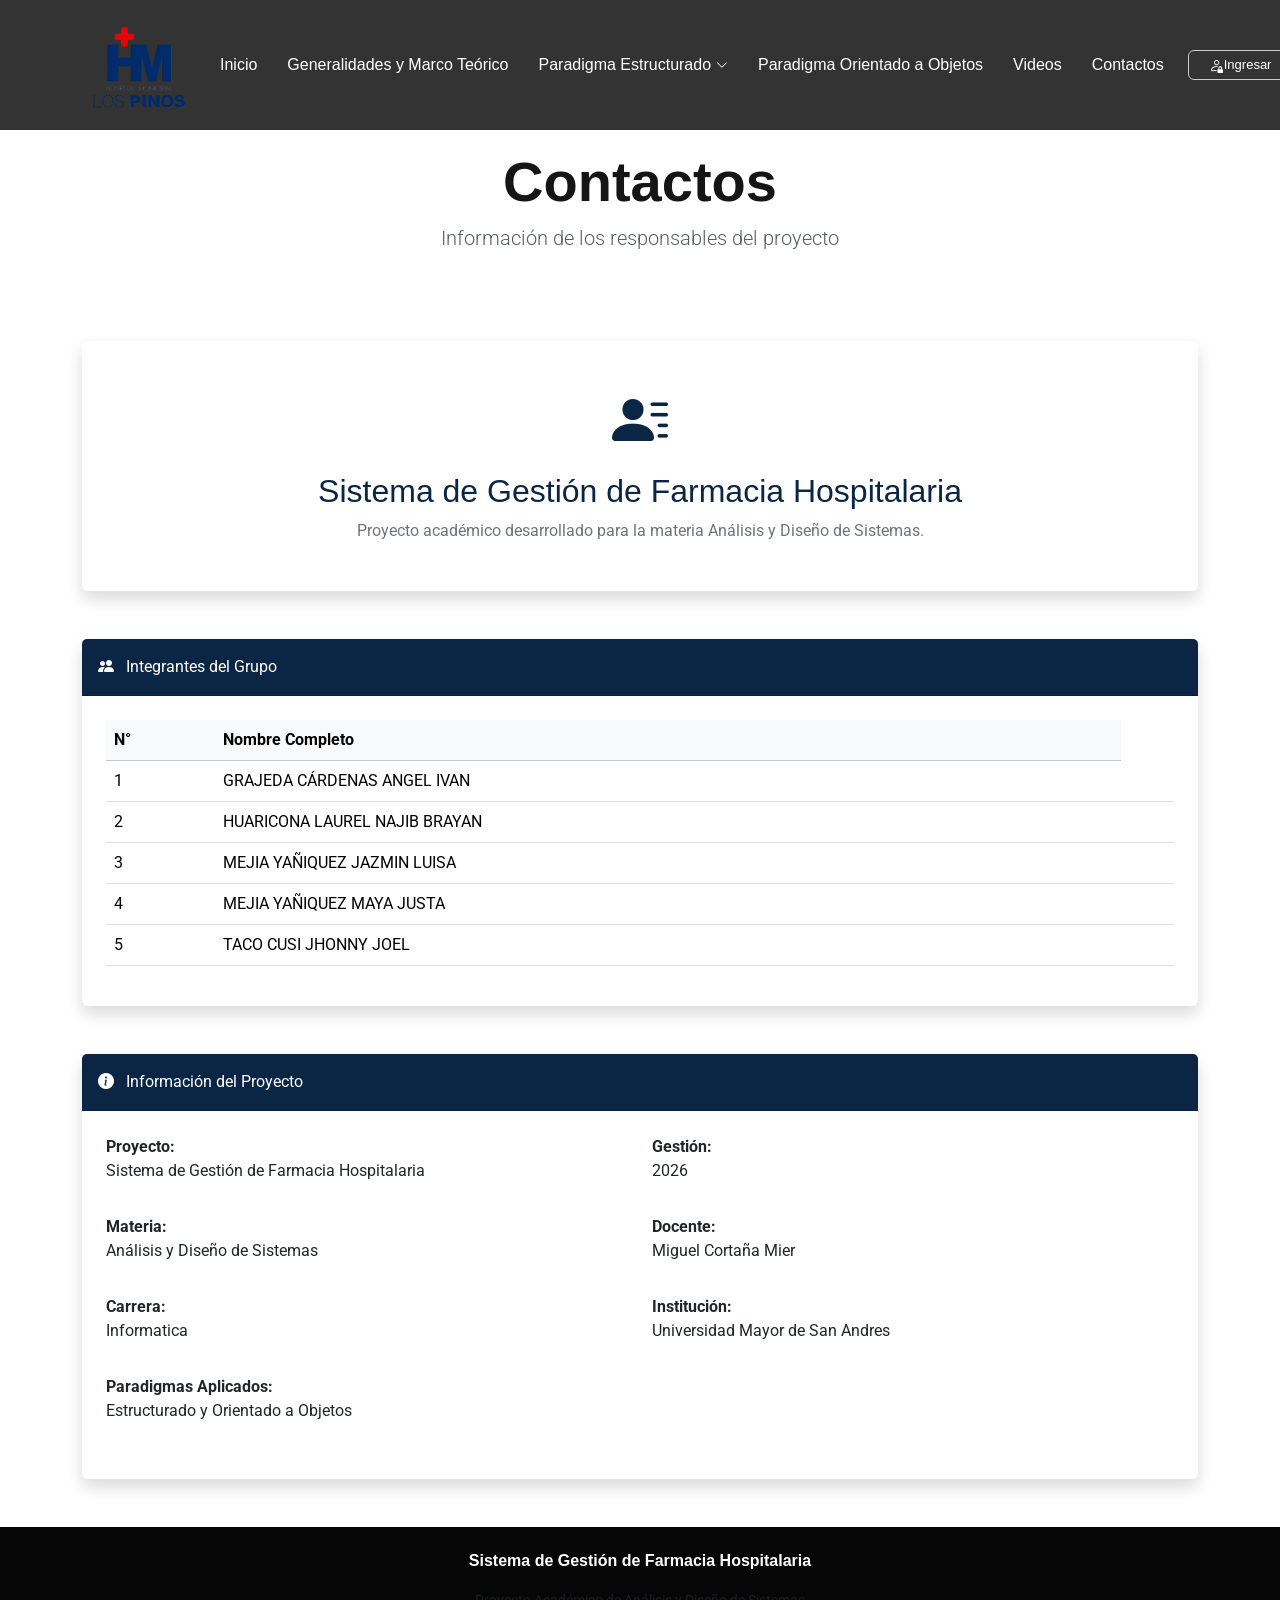
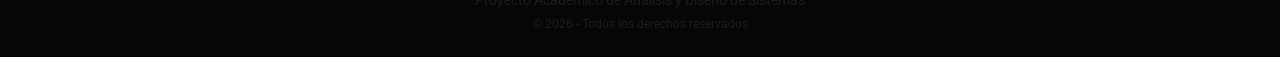
<file: contactos.html>
<!DOCTYPE html>
<html lang="es">
<head>
  <meta charset="utf-8">
  <meta content="width=device-width, initial-scale=1.0" name="viewport">
  <title>Sistema de Gestión de Farmacia Hospitalaria</title>
  <link href="assets/img/logo/logo.png" rel="icon">
  <link href="https://fonts.googleapis.com" rel="preconnect">
  <link href="https://fonts.gstatic.com" rel="preconnect" crossorigin>
  <link href="https://fonts.googleapis.com/css2?family=Roboto:wght@300;400;500;700&display=swap" rel="stylesheet">
  <link href="assets/vendor/bootstrap/css/bootstrap.min.css" rel="stylesheet">
  <link href="assets/vendor/bootstrap-icons/bootstrap-icons.css" rel="stylesheet">
  <link href="assets/vendor/aos/aos.css" rel="stylesheet">
  <link href="assets/css/main.css" rel="stylesheet">
</head>
<body class="subpage">
  <header id="header" class="header d-flex align-items-center fixed-top">
    <div class="container-fluid container-xl d-flex align-items-center justify-content-between">
      
      <a href="index.html" class="logo d-flex align-items-center">
        <img src="assets/img/logo/logo.png" alt="Logo Farmacia">
      </a>

      <nav id="navmenu" class="navmenu d-flex align-items-center">
        <ul>
          <li><a href="index.html" class="active">Inicio</a></li>
          <li><a href="generalidades.html">Generalidades y Marco Teórico</a></li>
          <li class="dropdown">
            <a href="ambiental.html">
              <span>Paradigma Estructurado</span>
              <i class="bi bi-chevron-down toggle-dropdown"></i>
            </a>
            <ul>
              <li><a href="ambiental.html">Modelo Ambiental</a></li>
              <li><a href="comportamiento.html">Modelo de Comportamiento</a></li>
            </ul>
          </li>
          <li><a href="objetos.html">Paradigma Orientado a Objetos</a></li>
          <li><a href="videos.html">Videos</a></li>
          <li><a href="contactos.html">Contactos</a></li>
        </ul>

<a href="https://farmacialospinos.infinityfreeapp.com/dashboard" class="btn btn-outline-secondary btn-sm ms-4 d-none d-md-inline-flex align-items-center px-2.5 py-1 rounded" style="font-size: 13px; font-weight: 500; color: #fff; border-color: #ccc; transition: all 0.2s ease;">
  <i class="bi bi-person-lock me-1.5" style="font-size: 15px; color: #fff !important;"></i> 
  Ingresar
</a>

        <i class="mobile-nav-toggle d-xl-none bi bi-list"></i>
      </nav>

    </div>
  </header>
  <main class="main"> 
  <!-- TÍTULO -->
  <section class="page-title section text-dark py-5 mb-4">
    <div class="container text-center">
      <h1 class="display-4 fw-bold">
        Contactos
      </h1>
      <p class="lead text-muted">
        Información de los responsables del proyecto
      </p>
    </div>
  </section>
  <div class="container">
    <!-- INFORMACIÓN GENERAL -->
    <div class="card shadow border-0 mb-5">
      <div class="card-body text-center p-5">
        <i class="bi bi-person-lines-fill display-4 navy"></i>
        <h2 class="mt-3 navy">
          Sistema de Gestión de Farmacia Hospitalaria
        </h2>
        <p class="text-secondary mb-0">
          Proyecto académico desarrollado para la materia
          Análisis y Diseño de Sistemas.
        </p>
      </div>
    </div>
    <!-- INTEGRANTES -->
<div class="card shadow border-0 mb-5">
  <div class="card-header bg-navy text-white py-3">
    <i class="bi bi-people-fill me-2"></i>
    Integrantes del Grupo
  </div>
  <div class="card-body p-4">
    <div class="table-responsive">
      <table class="table table-hover align-middle">
        <thead class="table-light">
          <tr>
            <th>N°</th>
            <th>Nombre Completo</th>
          </tr>
        </thead>
        <tbody>
          <tr>
            <td>1</td>
            <td>GRAJEDA CÁRDENAS ANGEL IVAN</td>
            <td></td>
          </tr>
          <tr>
            <td>2</td>
            <td>HUARICONA LAUREL NAJIB BRAYAN</td>
            <td></td>
          </tr>
          <tr>
            <td>3</td>
            <td>MEJIA YAÑIQUEZ JAZMIN LUISA</td>
            <td></td>
          </tr>
          <tr>
            <td>4</td>
            <td>MEJIA YAÑIQUEZ MAYA JUSTA</td>
            <td></td>
          </tr>
          <tr>
            <td>5</td>
            <td>TACO CUSI JHONNY JOEL</td>
            <td></td>
          </tr>
        </tbody>
      </table>
    </div>
  </div>
</div>
    <!-- INFORMACIÓN DEL PROYECTO -->
    <div class="card shadow border-0 mt-5 mb-5">
      <div class="card-header bg-navy text-white py-3">
        <i class="bi bi-info-circle-fill me-2"></i>
        Información del Proyecto
      </div>
      <div class="card-body p-4">
      <div class="row">
        <div class="col-md-6 mb-3">
          <p>
            <strong>Proyecto:</strong><br>
            Sistema de Gestión de Farmacia Hospitalaria
          </p>
        </div>
        <div class="col-md-6 mb-3">
          <p>
            <strong>Gestión:</strong><br>
            2026
          </p>
        </div>
        <div class="col-md-6 mb-3">
          <p>
            <strong>Materia:</strong><br>
            Análisis y Diseño de Sistemas
          </p>
        </div>
        <div class="col-md-6 mb-3">
          <p>
            <strong>Docente:</strong><br>
            Miguel Cortaña Mier
          </p>
        </div>
        <div class="col-md-6 mb-3">
          <p>
            <strong>Carrera:</strong><br>
            Informatica
          </p>
        </div>
        <div class="col-md-6 mb-3">
          <p>
            <strong>Institución:</strong><br>
            Universidad Mayor de San Andres
          </p>
        </div>
        <div class="col-md-6 mb-3">
          <p>
            <strong>Paradigmas Aplicados:</strong><br>
            Estructurado y Orientado a Objetos
          </p>
        </div>
      </div>
    </div>
    </div>
  </div>
  </main>
  <footer id="footer" class="footer dark-background mt-auto">
    <div class="container text-center py-4">
      <h4 class="mb-2">Sistema de Gestión de Farmacia Hospitalaria</h4>
      <p class="text-muted mb-1">Proyecto Académico de Análisis y Diseño de Sistemas</p>
      <p class="small text-muted mb-0">© 2026 - Todos los derechos reservados</p>
    </div>
  </footer>
  <a href="#" id="scroll-top" class="scroll-top d-flex align-items-center justify-content-center">
    <i class="bi bi-arrow-up-short"></i>
  </a>
  <script src="assets/vendor/bootstrap/js/bootstrap.bundle.min.js"></script>
  <script src="assets/vendor/aos/aos.js"></script>
  <script src="assets/js/main.js"></script>
</body>
</html>
</file>
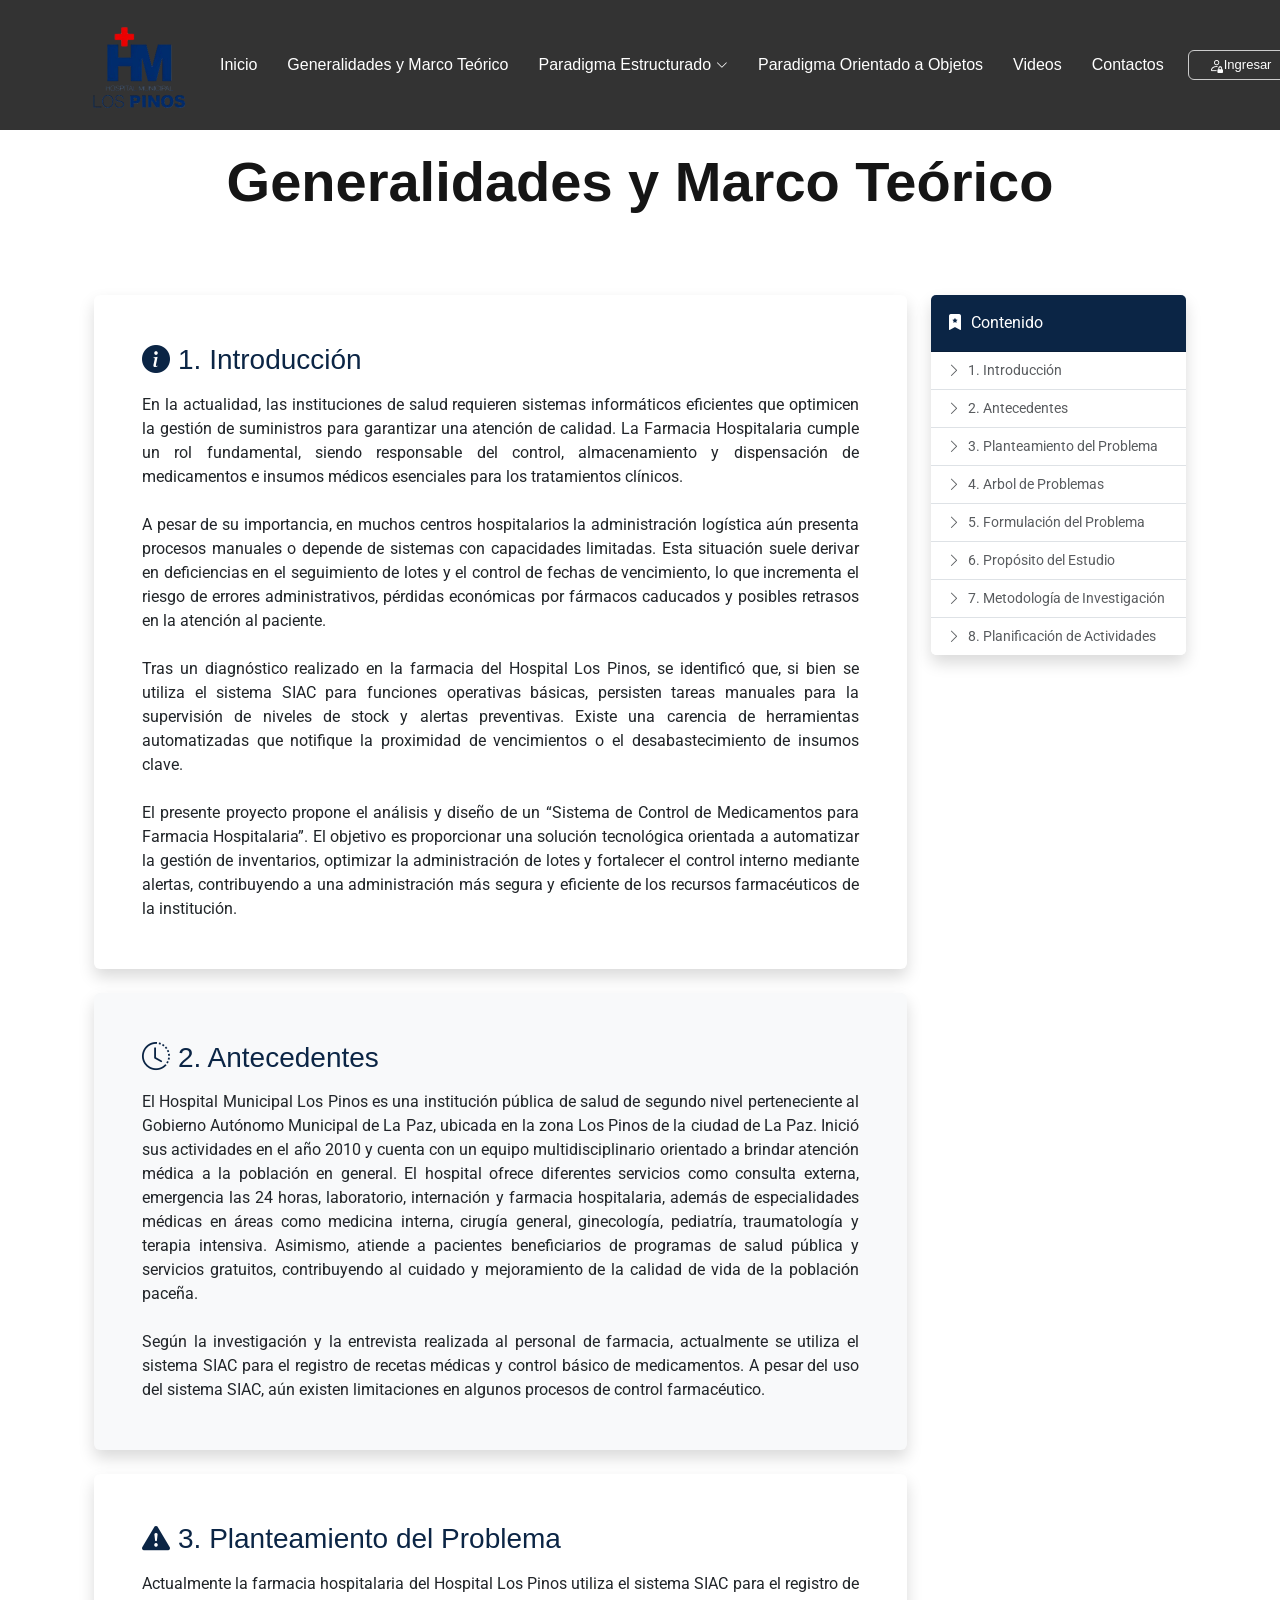
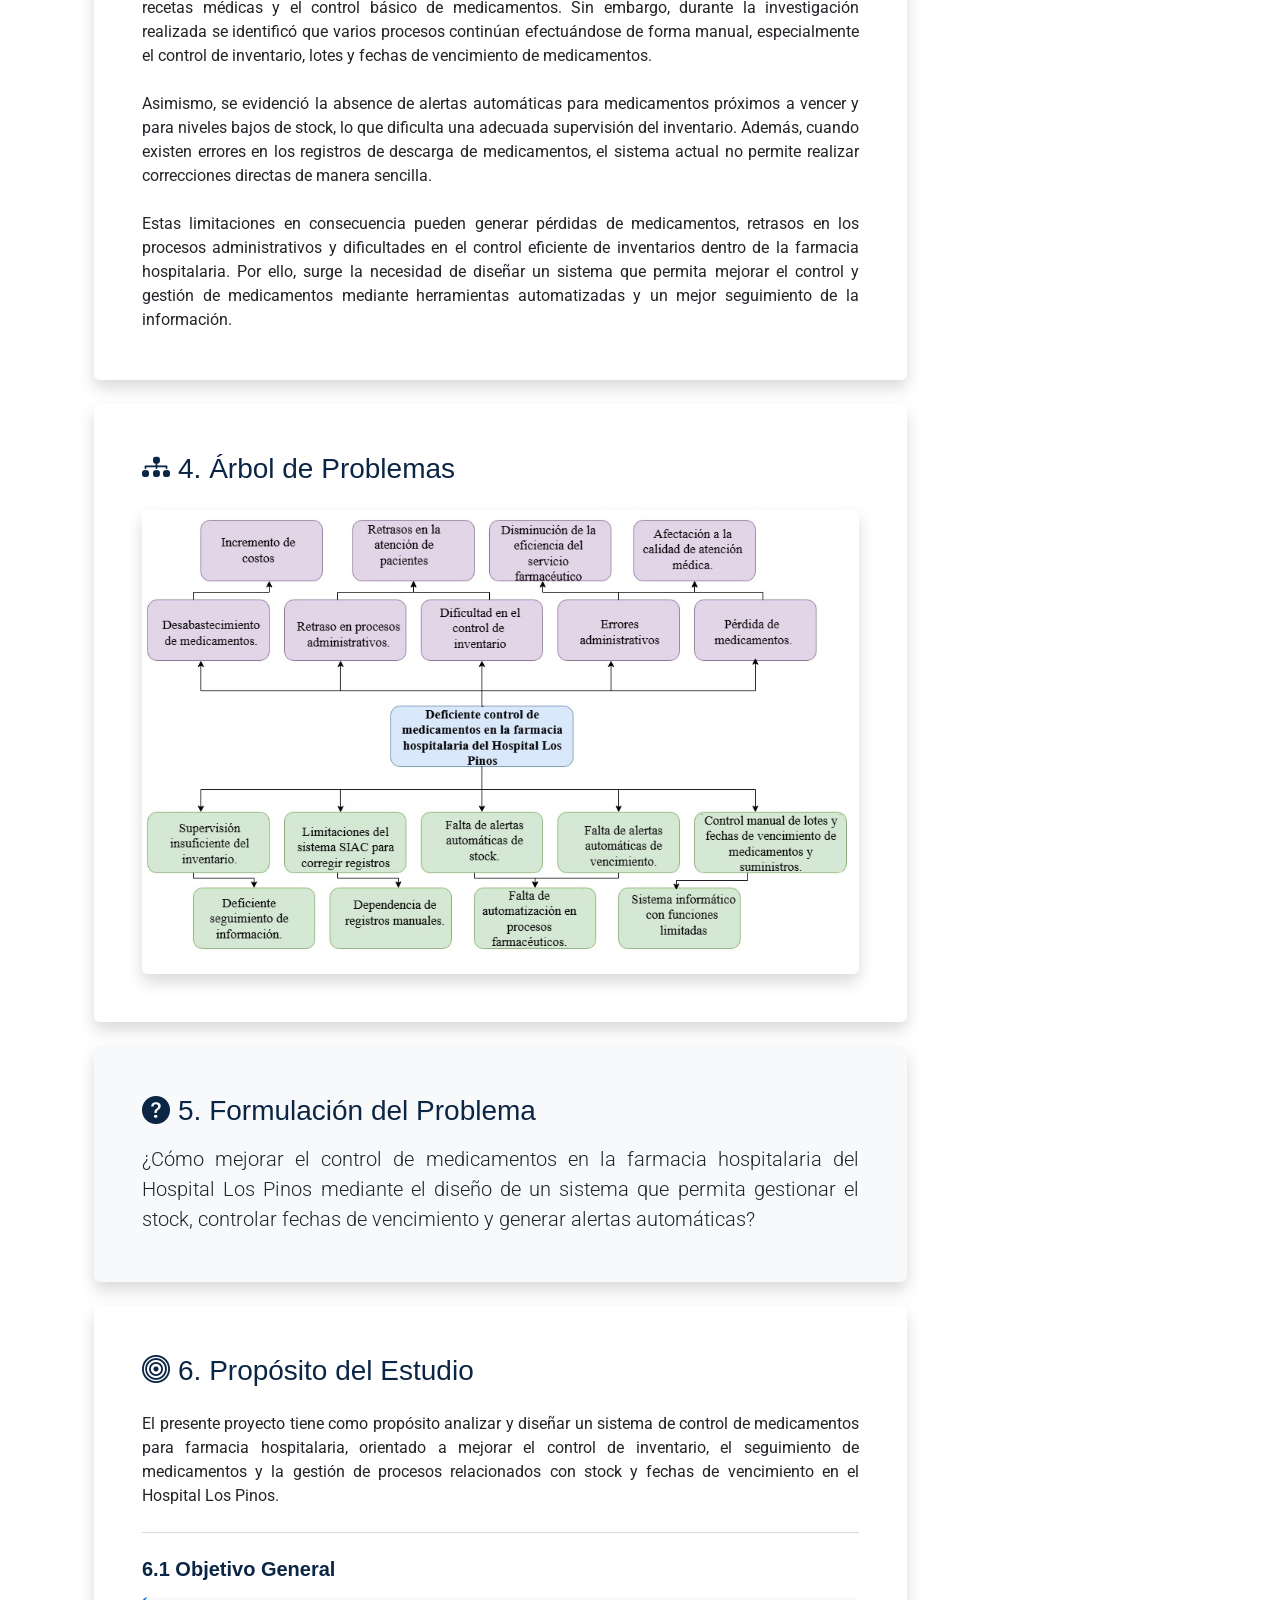
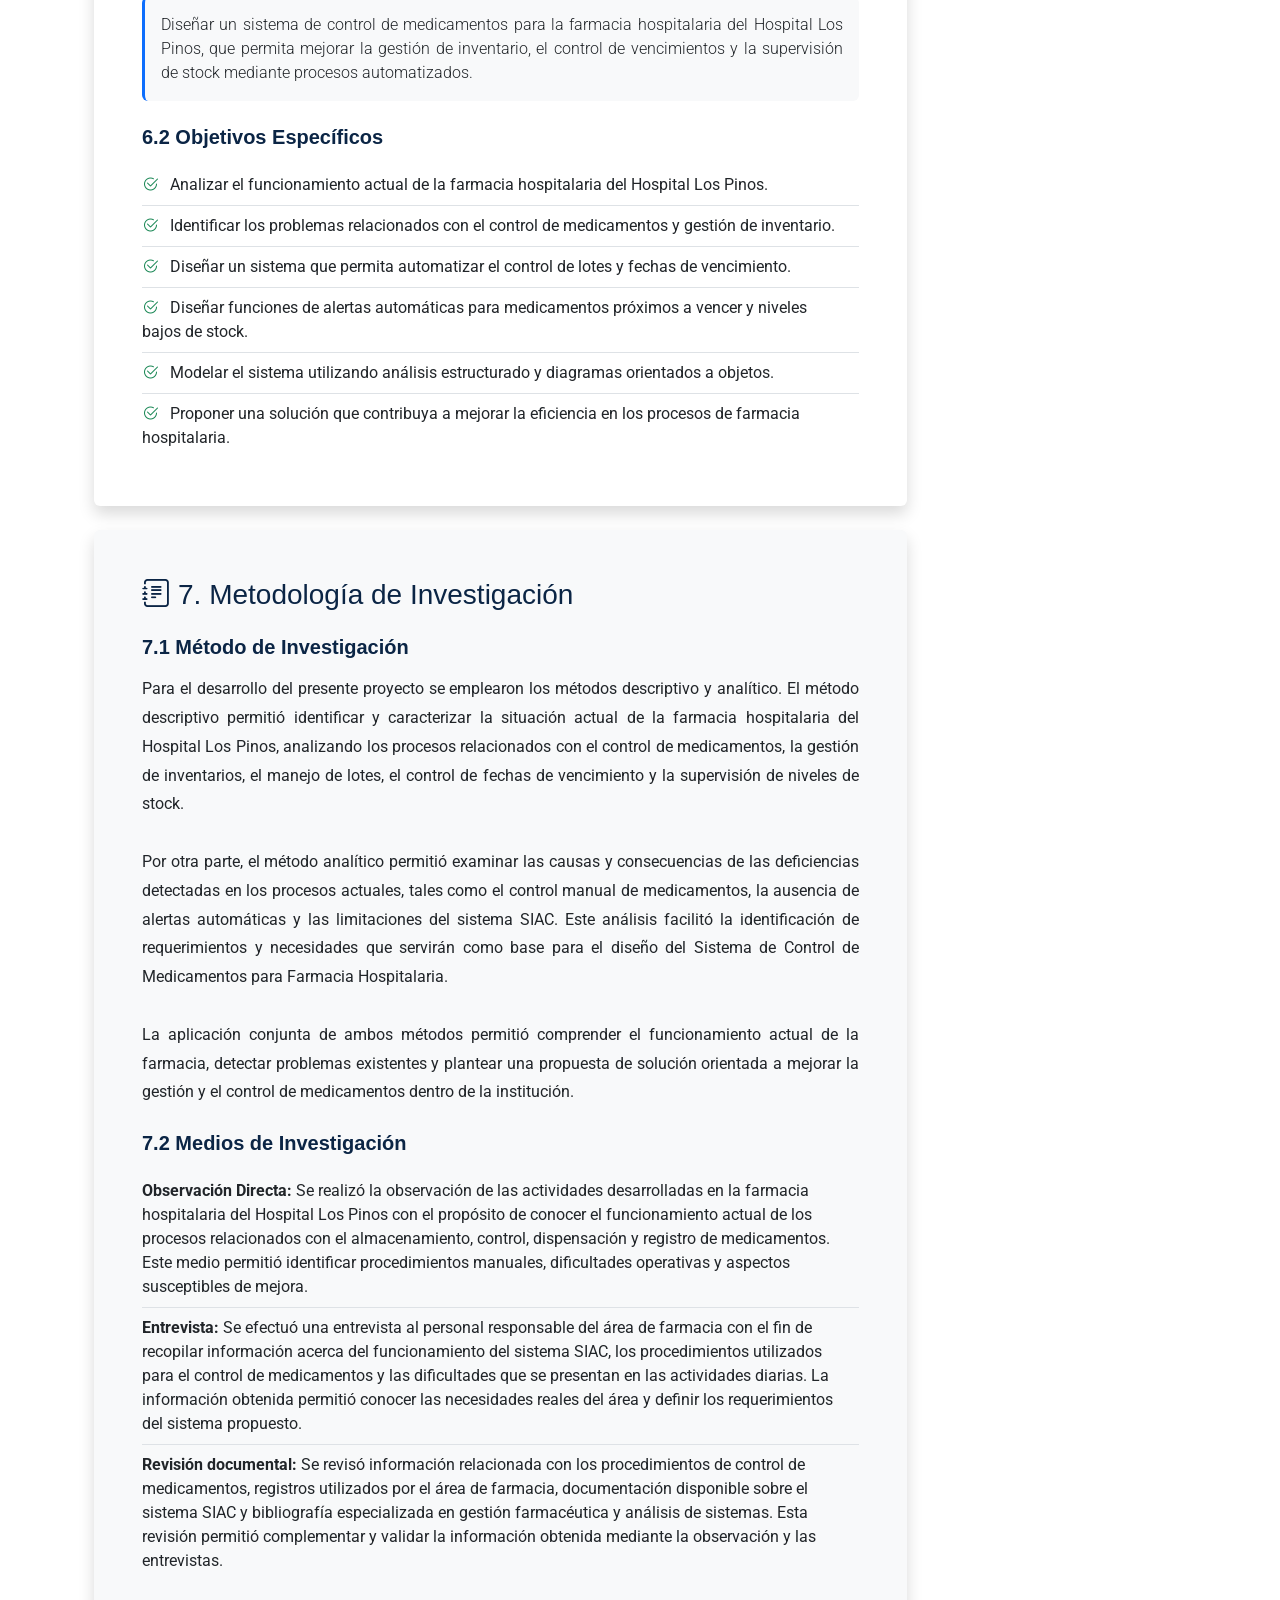
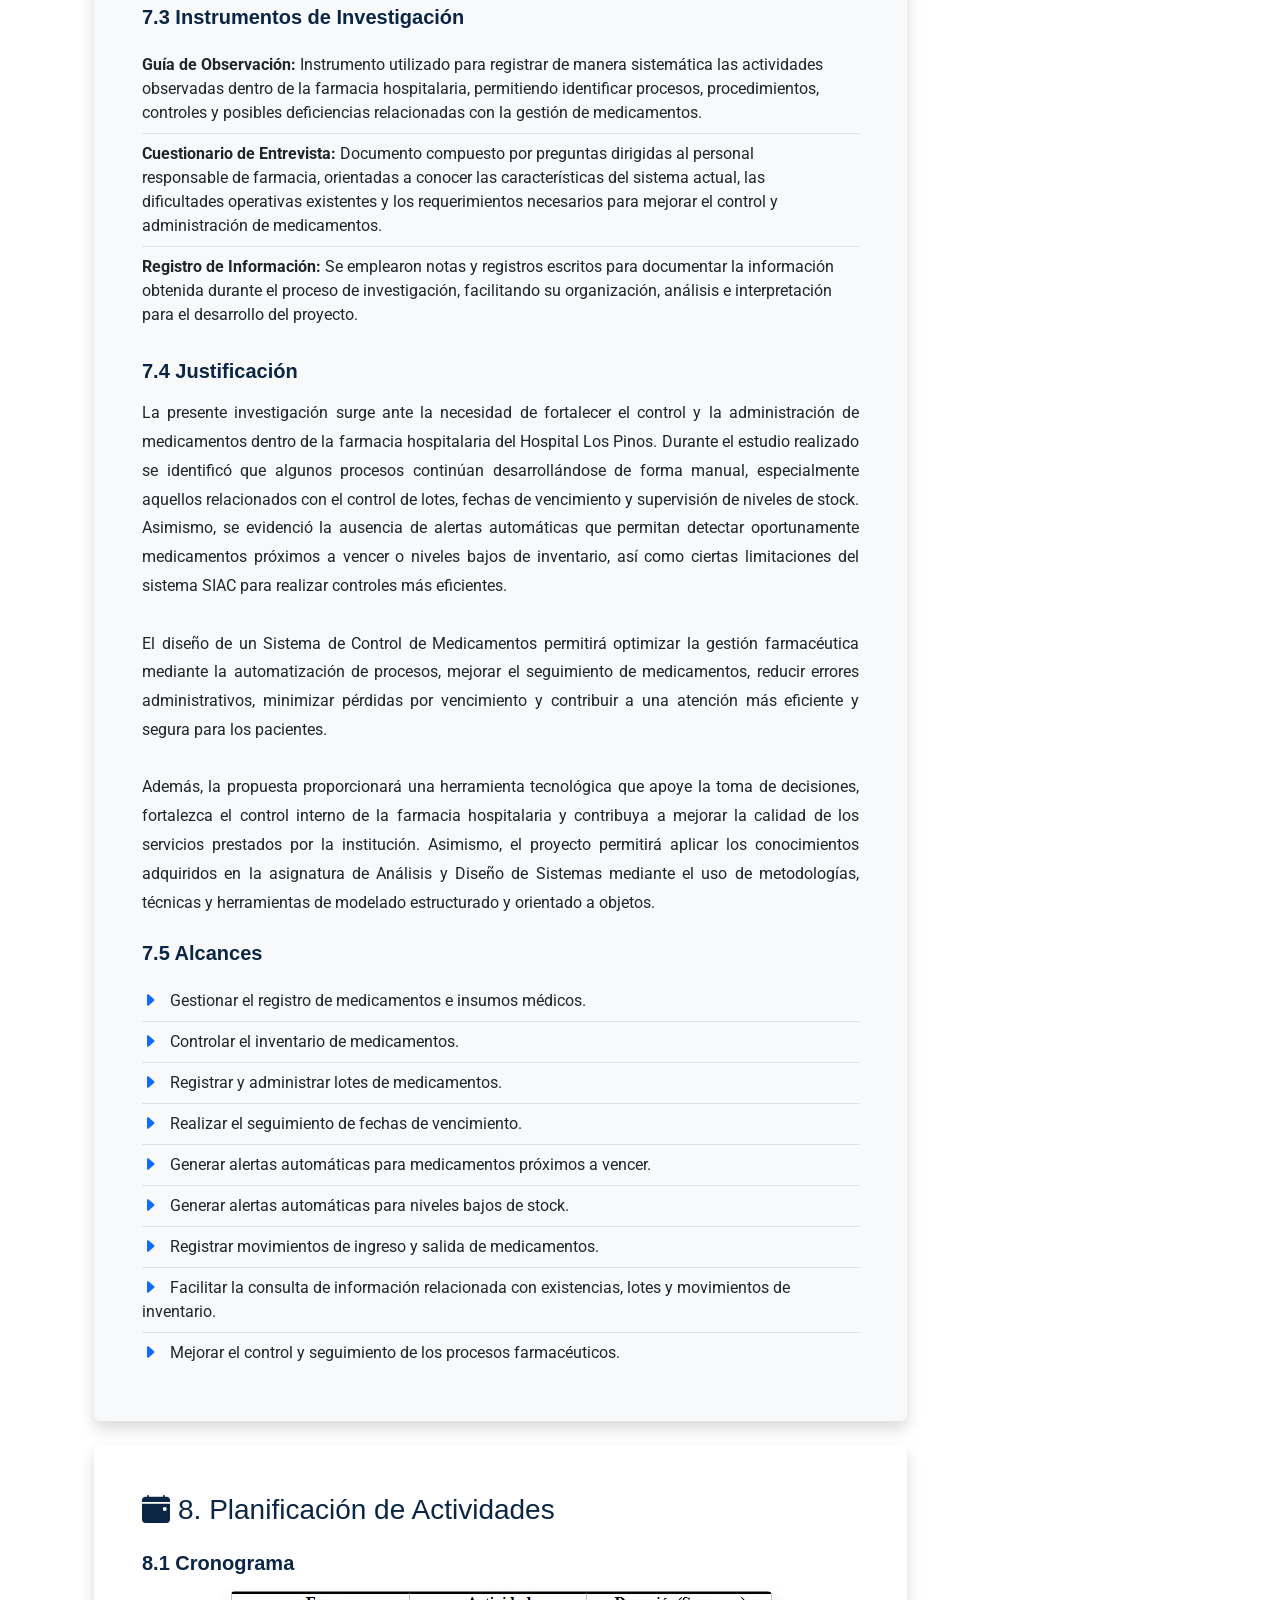
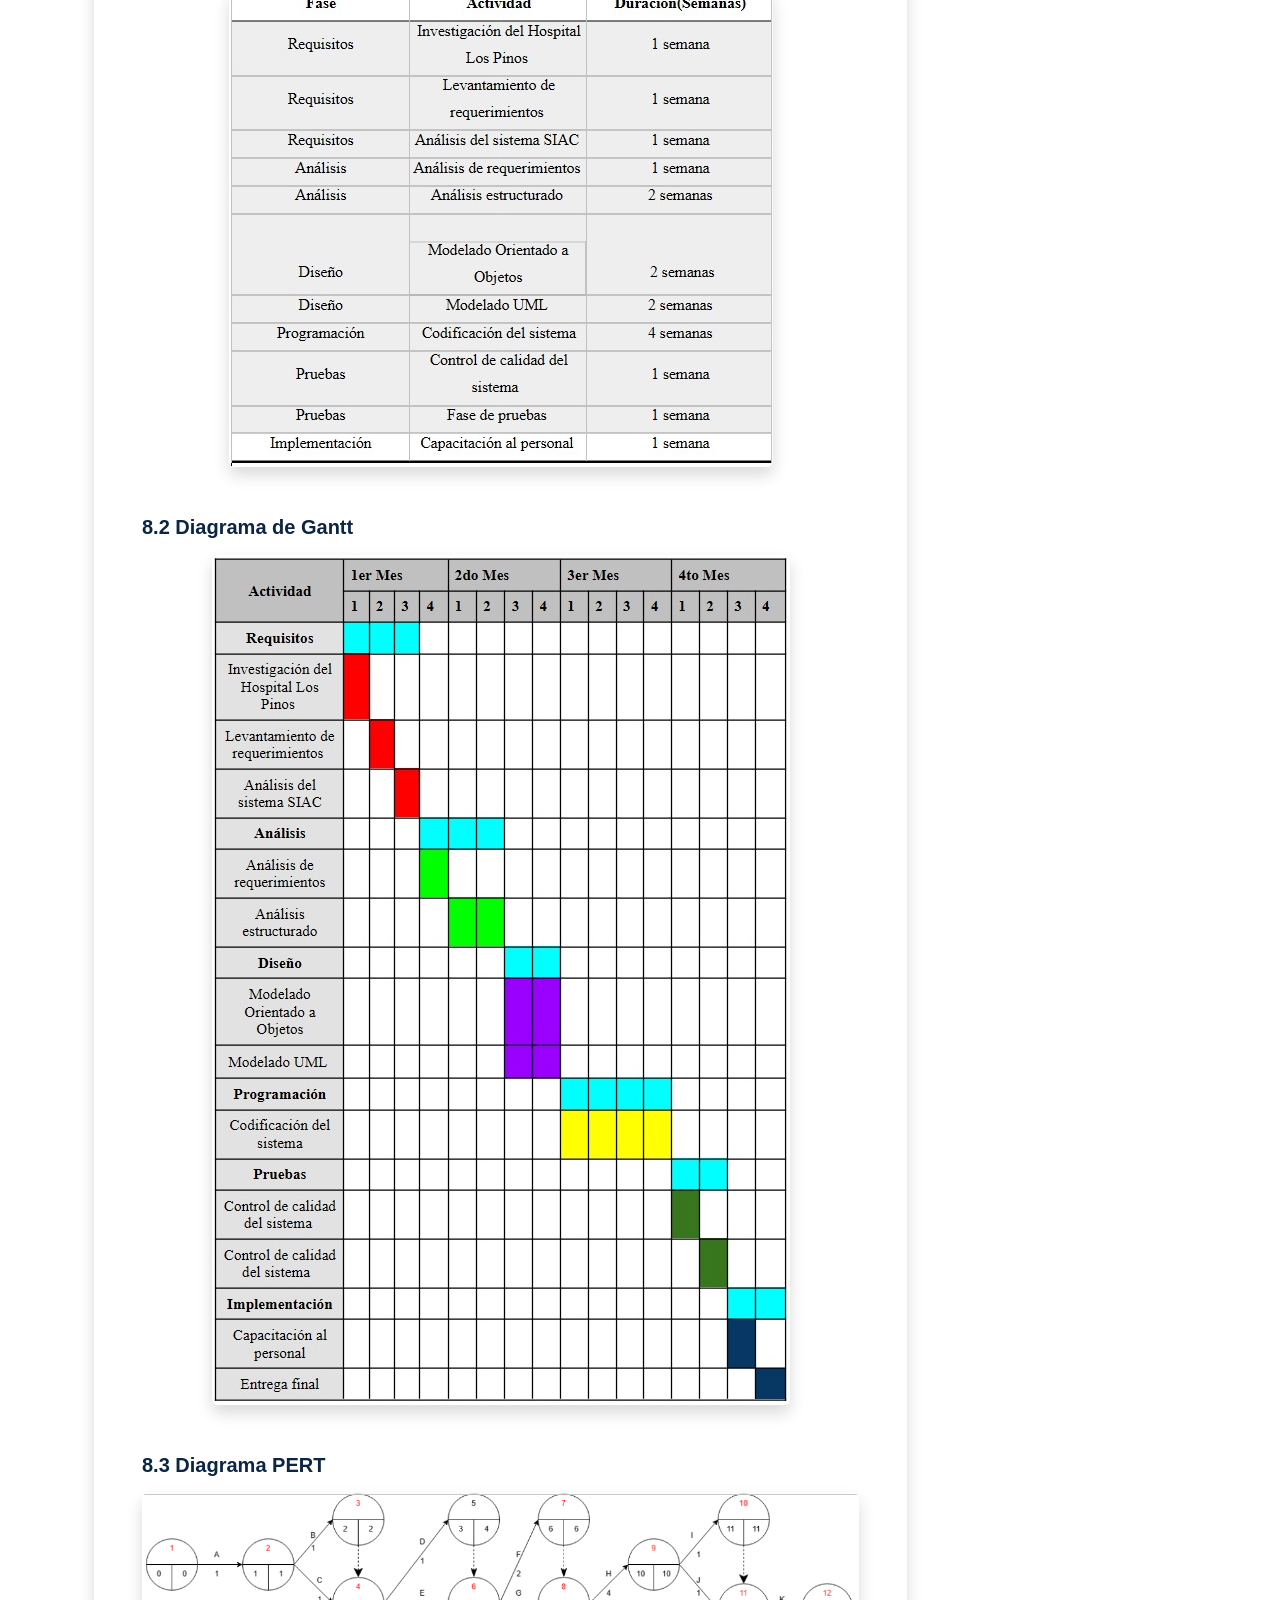
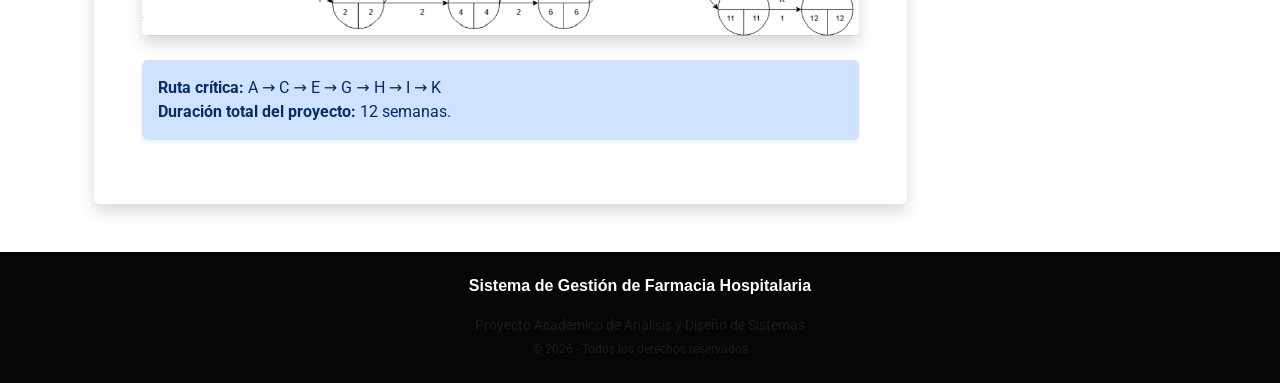
<file: generalidades.html>
<!DOCTYPE html>
<html lang="es">
<head>
  <meta charset="utf-8">
  <meta content="width=device-width, initial-scale=1.0" name="viewport">
  <title>Sistema de Gestión de Farmacia Hospitalaria</title>
  <link href="assets/img/logo/logo.png" rel="icon">
  <link href="https://fonts.googleapis.com" rel="preconnect">
  <link href="https://fonts.gstatic.com" rel="preconnect" crossorigin>
  <link href="https://fonts.googleapis.com/css2?family=Roboto:wght=300;400;500;700&display=swap" rel="stylesheet">
  <link href="assets/vendor/bootstrap/css/bootstrap.min.css" rel="stylesheet">
  <link href="assets/vendor/bootstrap-icons/bootstrap-icons.css" rel="stylesheet">
  <link href="assets/vendor/aos/aos.css" rel="stylesheet">
  <link href="assets/css/main.css" rel="stylesheet">
</head>
<body class="subpage">
  <header id="header" class="header d-flex align-items-center fixed-top">
    <div class="container-fluid container-xl d-flex align-items-center justify-content-between">
      
      <a href="index.html" class="logo d-flex align-items-center">
        <img src="assets/img/logo/logo.png" alt="Logo Farmacia">
      </a>

      <nav id="navmenu" class="navmenu d-flex align-items-center">
        <ul>
          <li><a href="index.html" class="active">Inicio</a></li>
          <li><a href="generalidades.html">Generalidades y Marco Teórico</a></li>
          <li class="dropdown">
            <a href="ambiental.html">
              <span>Paradigma Estructurado</span>
              <i class="bi bi-chevron-down toggle-dropdown"></i>
            </a>
            <ul>
              <li><a href="ambiental.html">Modelo Ambiental</a></li>
              <li><a href="comportamiento.html">Modelo de Comportamiento</a></li>
            </ul>
          </li>
          <li><a href="objetos.html">Paradigma Orientado a Objetos</a></li>
          <li><a href="videos.html">Videos</a></li>
          <li><a href="contactos.html">Contactos</a></li>
        </ul>

<a href="https://farmacialospinos.infinityfreeapp.com/dashboard" class="btn btn-outline-secondary btn-sm ms-4 d-none d-md-inline-flex align-items-center px-2.5 py-1 rounded" style="font-size: 13px; font-weight: 500; color: #fff; border-color: #ccc; transition: all 0.2s ease;">
  <i class="bi bi-person-lock me-1.5" style="font-size: 15px; color: #fff !important;"></i> 
  Ingresar
</a>

        <i class="mobile-nav-toggle d-xl-none bi bi-list"></i>
      </nav>

    </div>
  </header>  <main class="main"> 
    <section class="page-title section text-dark py-5 mb-4">
      <div class="container text-center">
        <h1 class="display-4 fw-bold">Generalidades y Marco Teórico</h1>
      </div>
    </section>

    <div class="container px-4">
      <div class="row g-4">
        
        <div class="col-lg-9">
          
          <div id="intro" class="card shadow mb-4 border-0">
            <div class="card-body p-5">
              <h2 class="card-title h3 mb-3 navy"><i class="bi bi-info-circle-fill me-2"></i>1. Introducción</h2>
              <p class="text-dark mb-0" style="text-align: justify;">
                En la actualidad, las instituciones de salud requieren sistemas informáticos eficientes que optimicen la gestión de suministros para garantizar una atención de calidad. La Farmacia Hospitalaria cumple un rol fundamental, siendo responsable del control, almacenamiento y dispensación de medicamentos e insumos médicos esenciales para los tratamientos clínicos.
                <br><br>
                A pesar de su importancia, en muchos centros hospitalarios la administración logística aún presenta procesos manuales o depende de sistemas con capacidades limitadas. Esta situación suele derivar en deficiencias en el seguimiento de lotes y el control de fechas de vencimiento, lo que incrementa el riesgo de errores administrativos, pérdidas económicas por fármacos caducados y posibles retrasos en la atención al paciente.
                <br><br>
                Tras un diagnóstico realizado en la farmacia del Hospital Los Pinos, se identificó que, si bien se utiliza el sistema SIAC para funciones operativas básicas, persisten tareas manuales para la supervisión de niveles de stock y alertas preventivas. Existe una carencia de herramientas automatizadas que notifique la proximidad de vencimientos o el desabastecimiento de insumos clave.
                <br><br>
                El presente proyecto propone el análisis y diseño de un “Sistema de Control de Medicamentos para Farmacia Hospitalaria”. El objetivo es proporcionar una solución tecnológica orientada a automatizar la gestión de inventarios, optimizar la administración de lotes y fortalecer el control interno mediante alertas, contribuyendo a una administración más segura y eficiente de los recursos farmacéuticos de la institución. 
              </p>
            </div>
          </div>

          <div id="antecedentes" class="card shadow mb-4 border-0 bg-light">
            <div class="card-body p-5">
              <h2 class="card-title h3 mb-3 navy"><i class="bi bi-clock-history me-2"></i>2. Antecedentes</h2>
              <p class="text-dark mb-0" style="text-align: justify;">
                El Hospital Municipal Los Pinos es una institución pública de salud de segundo nivel perteneciente al Gobierno Autónomo Municipal de La Paz, ubicada en la zona Los Pinos de la ciudad de La Paz. Inició sus actividades en el año 2010 y cuenta con un equipo multidisciplinario orientado a brindar atención médica a la población en general. El hospital ofrece diferentes servicios como consulta externa, emergencia las 24 horas, laboratorio, internación y farmacia hospitalaria, además de especialidades médicas en áreas como medicina interna, cirugía general, ginecología, pediatría, traumatología y terapia intensiva. Asimismo, atiende a pacientes beneficiarios de programas de salud pública y servicios gratuitos, contribuyendo al cuidado y mejoramiento de la calidad de vida de la población paceña. 
                <br><br>
                Según la investigación y la entrevista realizada al personal de farmacia, actualmente se utiliza el sistema SIAC para el registro de recetas médicas y control básico de medicamentos. A pesar del uso del sistema SIAC, aún existen limitaciones en algunos procesos de control farmacéutico.   
              </p>
            </div>
          </div>

          <div id="problema" class="card shadow mb-4 border-0">
            <div class="card-body p-5">
              <h2 class="card-title h3 mb-3 navy"><i class="bi bi-exclamation-triangle-fill me-2"></i>3. Planteamiento del Problema</h2>
              <p class="text-dark mb-0" style="text-align: justify;">
                Actualmente la farmacia hospitalaria del Hospital Los Pinos utiliza el sistema SIAC para el registro de recetas médicas y el control básico de medicamentos. Sin embargo, durante la investigación realizada se identificó que varios procesos continúan efectuándose de forma manual, especialmente el control de inventario, lotes y fechas de vencimiento de medicamentos.
                <br><br>
                Asimismo, se evidenció la absence de alertas automáticas para medicamentos próximos a vencer y para niveles bajos de stock, lo que dificulta una adecuada supervisión del inventario. Además, cuando existen errores en los registros de descarga de medicamentos, el sistema actual no permite realizar correcciones directas de manera sencilla.
                <br><br>
                Estas limitaciones en consecuencia pueden generar pérdidas de medicamentos, retrasos en los procesos administrativos y dificultades en el control eficiente de inventarios dentro de la farmacia hospitalaria. Por ello, surge la necesidad de diseñar un sistema que permita mejorar el control y gestión de medicamentos mediante herramientas automatizadas y un mejor seguimiento de la información.
              </p>
            </div>
          </div>

          <div id="arbol-problemas" class="card shadow mb-4 border-0">
            <div class="card-body p-5">
              <h2 class="card-title h3 mb-4 navy"><i class="bi bi-diagram-3-fill me-2"></i>4. Árbol de Problemas</h2>
              <div class="text-center">
                <img src="assets/img/hospital/arbol.jpg" class="img-fluid rounded shadow" alt="Árbol de Problemas">
              </div>
            </div>
          </div>

          <div id="formulacion" class="card shadow mb-4 border-0 bg-light">
            <div class="card-body p-5">
              <h2 class="card-title h3 mb-3 navy"><i class="bi bi-question-circle-fill me-2"></i>5. Formulación del Problema</h2>
              <p class="lead text-dark mb-0" style="text-align:justify;">
                ¿Cómo mejorar el control de medicamentos en la farmacia hospitalaria del Hospital Los Pinos mediante el diseño de un sistema que permita gestionar el stock, controlar fechas de vencimiento y generar alertas automáticas?
              </p>
            </div>
          </div>

          <div id="proposito" class="card shadow mb-4 border-0">
            <div class="card-body p-5">
              <h2 class="card-title h3 mb-4 navy"><i class="bi bi-bullseye me-2"></i>6. Propósito del Estudio</h2>
              <p class="text-dark mb-4" style="text-align:justify;">
                El presente proyecto tiene como propósito analizar y diseñar un sistema de control de medicamentos para farmacia hospitalaria, orientado a mejorar el control de inventario, el seguimiento de medicamentos y la gestión de procesos relacionados con stock y fechas de vencimiento en el Hospital Los Pinos. 
              </p>
              
              <hr class="my-4 text-secondary">

              <h3 class="h5 fw-bold navy mb-3">6.1 Objetivo General</h3>
              <p class="lead text-dark fs-6 bg-light p-3 rounded border-start border-primary border-3" style="text-align: justify;">
                Diseñar un sistema de control de medicamentos para la farmacia hospitalaria del Hospital Los Pinos, que permita mejorar la gestión de inventario, el control de vencimientos y la supervisión de stock mediante procesos automatizados. 
              </p>

              <h3 class="h5 fw-bold navy mt-4 mb-3">6.2 Objetivos Específicos</h3>
              <ul class="list-group list-group-flush">
                <li class="list-group-item bg-transparent ps-0"><i class="bi bi-check2-circle text-success me-2"></i> Analizar el funcionamiento actual de la farmacia hospitalaria del Hospital Los Pinos.</li>
                <li class="list-group-item bg-transparent ps-0"><i class="bi bi-check2-circle text-success me-2"></i> Identificar los problemas relacionados con el control de medicamentos y gestión de inventario.</li>
                <li class="list-group-item bg-transparent ps-0"><i class="bi bi-check2-circle text-success me-2"></i> Diseñar un sistema que permita automatizar el control de lotes y fechas de vencimiento.</li>
                <li class="list-group-item bg-transparent ps-0"><i class="bi bi-check2-circle text-success me-2"></i> Diseñar funciones de alertas automáticas para medicamentos próximos a vencer y niveles bajos de stock.</li>
                <li class="list-group-item bg-transparent ps-0"><i class="bi bi-check2-circle text-success me-2"></i> Modelar el sistema utilizando análisis estructurado y diagramas orientados a objetos.</li>
                <li class="list-group-item bg-transparent ps-0"><i class="bi bi-check2-circle text-success me-2"></i> Proponer una solución que contribuya a mejorar la eficiencia en los procesos de farmacia hospitalaria.</li>
              </ul>
            </div>
          </div>

          <div id="metodologia" class="card shadow mb-4 border-0 bg-light">
            <div class="card-body p-5">
              <h2 class="card-title h3 mb-4 navy"><i class="bi bi-journal-text me-2"></i>7. Metodología de Investigación</h2>

              <h4 class="h5 fw-bold navy mb-3">7.1 Método de Investigación</h4>
              <p class="text-dark mb-4" style="text-align:justify; line-height:1.8;">
                Para el desarrollo del presente proyecto se emplearon los métodos descriptivo y analítico.
                El método descriptivo permitió identificar y caracterizar la situación actual de la farmacia hospitalaria del Hospital Los Pinos, analizando los procesos relacionados con el control de medicamentos, la gestión de inventarios, el manejo de lotes, el control de fechas de vencimiento y la supervisión de niveles de stock.
                <br><br>
                Por otra parte, el método analítico permitió examinar las causas y consecuencias de las deficiencias detectadas en los procesos actuales, tales como el control manual de medicamentos, la ausencia de alertas automáticas y las limitaciones del sistema SIAC. Este análisis facilitó la identificación de requerimientos y necesidades que servirán como base para el diseño del Sistema de Control de Medicamentos para Farmacia Hospitalaria.
                <br><br>
                La aplicación conjunta de ambos métodos permitió comprender el funcionamiento actual de la farmacia, detectar problemas existentes y plantear una propuesta de solución orientada a mejorar la gestión y el control de medicamentos dentro de la institución.
              </p>

              <h4 class="h5 fw-bold navy mt-4 mb-3">7.2 Medios de Investigación</h4>
              <ul class="list-group list-group-flush mb-4">
                <li class="list-group-item bg-transparent ps-0"><strong>Observación Directa:</strong> 
                  Se realizó la observación de las actividades desarrolladas en la farmacia hospitalaria del Hospital Los Pinos con el propósito de conocer el funcionamiento actual de los procesos relacionados con el almacenamiento, control, dispensación y registro de medicamentos. Este medio permitió identificar procedimientos manuales, dificultades operativas y aspectos susceptibles de mejora.
                </li>
                <li class="list-group-item bg-transparent ps-0"><strong>Entrevista:</strong> 
                  Se efectuó una entrevista al personal responsable del área de farmacia con el fin de recopilar información acerca del funcionamiento del sistema SIAC, los procedimientos utilizados para el control de medicamentos y las dificultades que se presentan en las actividades diarias. La información obtenida permitió conocer las necesidades reales del área y definir los requerimientos del sistema propuesto.
                </li>
                <li class="list-group-item bg-transparent ps-0"><strong>Revisión documental:</strong> 
                  Se revisó información relacionada con los procedimientos de control de medicamentos, registros utilizados por el área de farmacia, documentación disponible sobre el sistema SIAC y bibliografía especializada en gestión farmacéutica y análisis de sistemas. Esta revisión permitió complementar y validar la información obtenida mediante la observación y las entrevistas.
                </li>
              </ul>

              <h4 class="h5 fw-bold navy mt-4 mb-3">7.3 Instrumentos de Investigación</h4>
              <ul class="list-group list-group-flush mb-4">
                <li class="list-group-item bg-transparent ps-0"><strong>Guía de Observación:</strong> 
                  Instrumento utilizado para registrar de manera sistemática las actividades observadas dentro de la farmacia hospitalaria, permitiendo identificar procesos, procedimientos, controles y posibles deficiencias relacionadas con la gestión de medicamentos.
                </li>
                <li class="list-group-item bg-transparent ps-0"><strong>Cuestionario de Entrevista:</strong> 
                  Documento compuesto por preguntas dirigidas al personal responsable de farmacia, orientadas a conocer las características del sistema actual, las dificultades operativas existentes y los requerimientos necesarios para mejorar el control y administración de medicamentos.
                </li>
                <li class="list-group-item bg-transparent ps-0"><strong>Registro de Información:</strong> 
                  Se emplearon notas y registros escritos para documentar la información obtenida durante el proceso de investigación, facilitando su organización, análisis e interpretación para el desarrollo del proyecto.
                </li>
              </ul>

              <h4 class="h5 fw-bold navy mt-4 mb-3">7.4 Justificación</h4>
              <p class="text-dark mb-4" style="text-align:justify; line-height:1.8;">
                La presente investigación surge ante la necesidad de fortalecer el control y la administración de medicamentos dentro de la farmacia hospitalaria del Hospital Los Pinos.
                Durante el estudio realizado se identificó que algunos procesos continúan desarrollándose de forma manual, especialmente aquellos relacionados con el control de lotes, fechas de vencimiento y supervisión de niveles de stock. Asimismo, se evidenció la ausencia de alertas automáticas que permitan detectar oportunamente medicamentos próximos a vencer o niveles bajos de inventario, así como ciertas limitaciones del sistema SIAC para realizar controles más eficientes.
                <br><br>
                El diseño de un Sistema de Control de Medicamentos permitirá optimizar la gestión farmacéutica mediante la automatización de procesos, mejorar el seguimiento de medicamentos, reducir errores administrativos, minimizar pérdidas por vencimiento y contribuir a una atención más eficiente y segura para los pacientes.
                <br><br>
                Además, la propuesta proporcionará una herramienta tecnológica que apoye la toma de decisiones, fortalezca el control interno de la farmacia hospitalaria y contribuya a mejorar la calidad de los servicios prestados por la institución. Asimismo, el proyecto permitirá aplicar los conocimientos adquiridos en la asignatura de Análisis y Diseño de Sistemas mediante el uso de metodologías, técnicas y herramientas de modelado estructurado y orientado a objetos.
              </p>

              <h4 class="h5 fw-bold navy mt-4 mb-3">7.5 Alcances</h4>
              <ul class="list-group list-group-flush">
                <li class="list-group-item bg-transparent ps-0"><i class="bi bi-caret-right-fill text-primary me-2"></i> Gestionar el registro de medicamentos e insumos médicos.</li>
                <li class="list-group-item bg-transparent ps-0"><i class="bi bi-caret-right-fill text-primary me-2"></i> Controlar el inventario de medicamentos.</li>
                <li class="list-group-item bg-transparent ps-0"><i class="bi bi-caret-right-fill text-primary me-2"></i> Registrar y administrar lotes de medicamentos.</li>
                <li class="list-group-item bg-transparent ps-0"><i class="bi bi-caret-right-fill text-primary me-2"></i> Realizar el seguimiento de fechas de vencimiento.</li>
                <li class="list-group-item bg-transparent ps-0"><i class="bi bi-caret-right-fill text-primary me-2"></i> Generar alertas automáticas para medicamentos próximos a vencer.</li>
                <li class="list-group-item bg-transparent ps-0"><i class="bi bi-caret-right-fill text-primary me-2"></i> Generar alertas automáticas para niveles bajos de stock.</li>
                <li class="list-group-item bg-transparent ps-0"><i class="bi bi-caret-right-fill text-primary me-2"></i> Registrar movimientos de ingreso y salida de medicamentos.</li>
                <li class="list-group-item bg-transparent ps-0"><i class="bi bi-caret-right-fill text-primary me-2"></i> Facilitar la consulta de información relacionada con existencias, lotes y movimientos de inventario.</li>
                <li class="list-group-item bg-transparent ps-0"><i class="bi bi-caret-right-fill text-primary me-2"></i> Mejorar el control y seguimiento de los procesos farmacéuticos.</li>
              </ul>
            </div>
          </div>

          <div id="planificacion" class="card shadow mb-5 border-0">
            <div class="card-body p-5">
              <h2 class="card-title h3 mb-4 navy"><i class="bi bi-calendar-event-fill me-2"></i>8. Planificación de Actividades</h2>

              <h4 class="h5 fw-bold navy mb-3">8.1 Cronograma</h4>
              <div class="text-center mb-5">
                <img src="assets/img/hospital/cronograma.jpg" class="img-fluid rounded shadow" alt="Cronograma">
              </div>

              <h4 class="h5 fw-bold navy mb-3">8.2 Diagrama de Gantt</h4>
              <div class="text-center mb-5">
                <img src="assets/img/hospital/gantt.jpg" class="img-fluid rounded shadow" alt="Diagrama de Gantt">
              </div>

              <h4 class="h5 fw-bold navy mb-3">8.3 Diagrama PERT</h4>
              <div class="text-center mb-4">
                <img src="assets/img/hospital/diaPert.png" class="img-fluid rounded shadow" alt="Diagrama PERT">
              </div>

              <div class="alert alert-primary shadow-sm border-0">
                <strong>Ruta crítica:</strong> A → C → E → G → H → I → K <br>
                <strong>Duración total del proyecto:</strong> 12 semanas.
              </div>
            </div>
          </div>
          
        </div> <aside class="col-lg-3">
          <div class="sticky-top" style="top: 110px; z-index: 10;">
            <div class="card shadow mb-4 border-0">
              <div class="card-header bg-navy text-white py-3" style="background-color: #001f3f;">
                <i class="bi bi-bookmark-star-fill me-2"></i>Contenido
              </div>
              <div class="list-group list-group-flush small">
                <a href="#intro" class="list-group-item list-group-item-action"><i class="bi bi-chevron-right me-1"></i> 1. Introducción</a>
                <a href="#antecedentes" class="list-group-item list-group-item-action"><i class="bi bi-chevron-right me-1"></i> 2. Antecedentes</a>
                <a href="#problema" class="list-group-item list-group-item-action"><i class="bi bi-chevron-right me-1"></i> 3. Planteamiento del Problema</a>
                <a href="#arbol-problemas" class="list-group-item list-group-item-action"><i class="bi bi-chevron-right me-1"></i> 4. Arbol de Problemas</a>
                <a href="#formulacion" class="list-group-item list-group-item-action"><i class="bi bi-chevron-right me-1"></i> 5. Formulación del Problema</a>
                <a href="#proposito" class="list-group-item list-group-item-action"><i class="bi bi-chevron-right me-1"></i> 6. Propósito del Estudio</a>
                <a href="#metodologia" class="list-group-item list-group-item-action"><i class="bi bi-chevron-right me-1"></i> 7. Metodología de Investigación</a>
                <a href="#planificacion" class="list-group-item list-group-item-action"><i class="bi bi-chevron-right me-1"></i> 8. Planificación de Actividades</a>
            </div>
          </div>
        </aside>

      </div> </div> </main>

  <footer id="footer" class="footer dark-background mt-auto">
    <div class="container text-center py-4">
      <h4 class="mb-2">Sistema de Gestión de Farmacia Hospitalaria</h4>
      <p class="text-muted mb-1">Proyecto Académico de Análisis y Diseño de Sistemas</p>
      <p class="small text-muted mb-0">© 2026 - Todos los derechos reservados</p>
    </div>
  </footer>

  <a href="#" id="scroll-top" class="scroll-top d-flex align-items-center justify-content-center">
    <i class="bi bi-arrow-up-short"></i>
  </a>

  <script src="assets/vendor/bootstrap/js/bootstrap.bundle.min.js"></script>
  <script src="assets/vendor/aos/aos.js"></script>
  <script src="assets/js/main.js"></script>
</body>
</html>
</file>
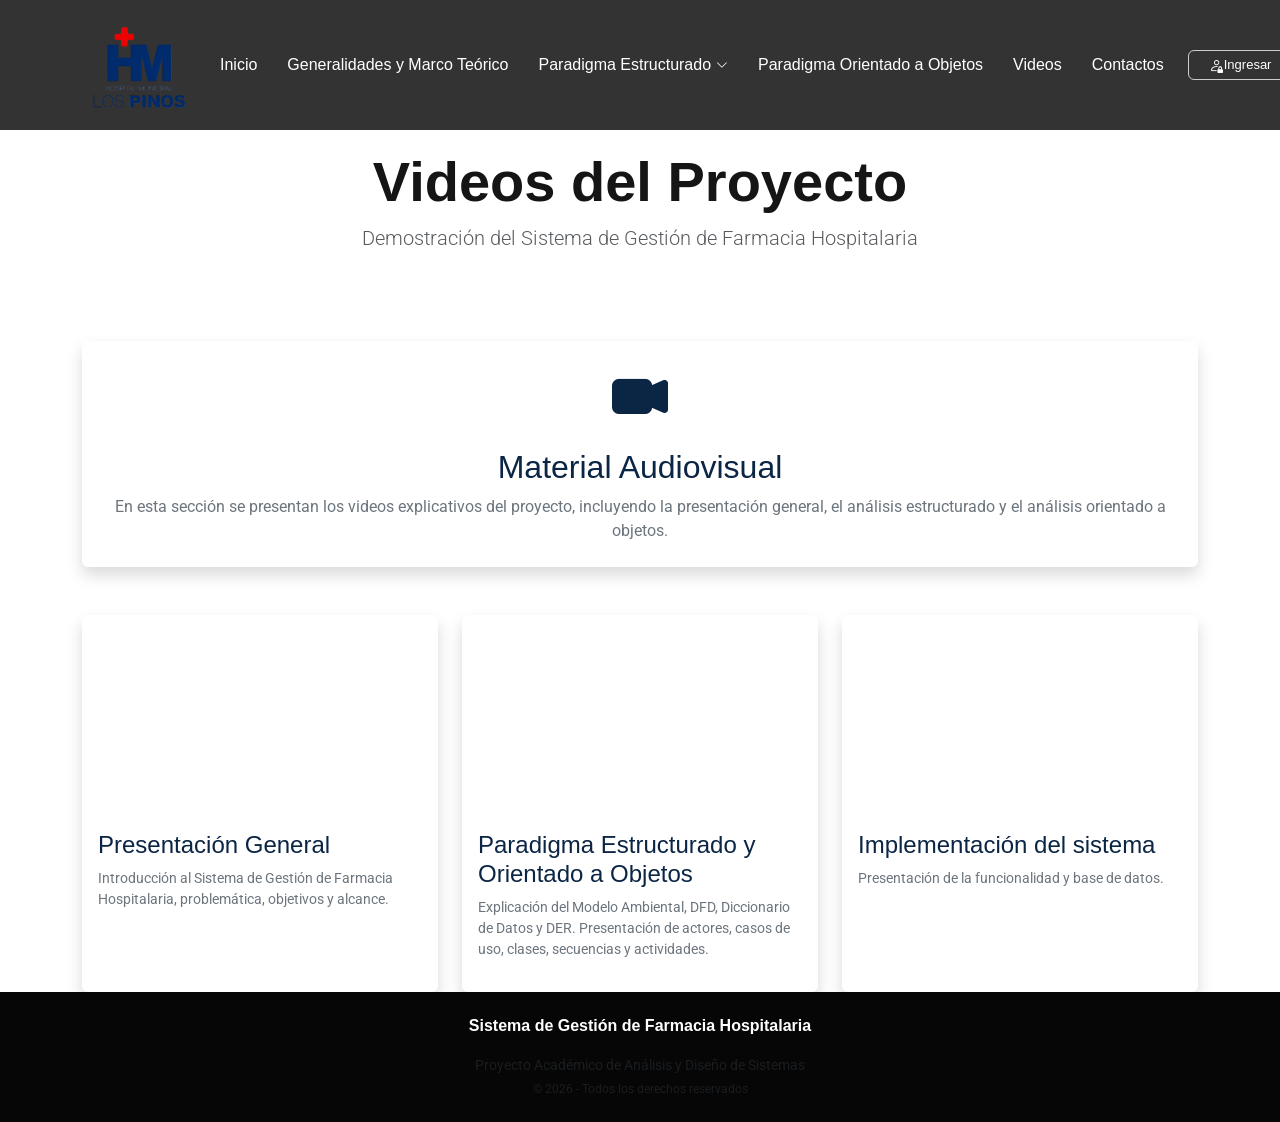
<file: videos.html>
<!DOCTYPE html>
<html lang="es">
<head>
  <meta charset="utf-8">
  <meta content="width=device-width, initial-scale=1.0" name="viewport">
  <title>Sistema de Gestión de Farmacia Hospitalaria</title>
  <link href="assets/img/logo/logo.png" rel="icon">
  <link href="https://fonts.googleapis.com" rel="preconnect">
  <link href="https://fonts.gstatic.com" rel="preconnect" crossorigin>
  <link href="https://fonts.googleapis.com/css2?family=Roboto:wght@300;400;500;700&display=swap" rel="stylesheet">
  <link href="assets/vendor/bootstrap/css/bootstrap.min.css" rel="stylesheet">
  <link href="assets/vendor/bootstrap-icons/bootstrap-icons.css" rel="stylesheet">
  <link href="assets/vendor/aos/aos.css" rel="stylesheet">
  <link href="assets/css/main.css" rel="stylesheet">
</head>
<body class="subpage">
  <header id="header" class="header d-flex align-items-center fixed-top">
    <div class="container-fluid container-xl d-flex align-items-center justify-content-between">
      
      <a href="index.html" class="logo d-flex align-items-center">
        <img src="assets/img/logo/logo.png" alt="Logo Farmacia">
      </a>

      <nav id="navmenu" class="navmenu d-flex align-items-center">
        <ul>
          <li><a href="index.html" class="active">Inicio</a></li>
          <li><a href="generalidades.html">Generalidades y Marco Teórico</a></li>
          <li class="dropdown">
            <a href="ambiental.html">
              <span>Paradigma Estructurado</span>
              <i class="bi bi-chevron-down toggle-dropdown"></i>
            </a>
            <ul>
              <li><a href="ambiental.html">Modelo Ambiental</a></li>
              <li><a href="comportamiento.html">Modelo de Comportamiento</a></li>
            </ul>
          </li>
          <li><a href="objetos.html">Paradigma Orientado a Objetos</a></li>
          <li><a href="videos.html">Videos</a></li>
          <li><a href="contactos.html">Contactos</a></li>
        </ul>

<a href="https://farmacialospinos.infinityfreeapp.com/dashboard" class="btn btn-outline-secondary btn-sm ms-4 d-none d-md-inline-flex align-items-center px-2.5 py-1 rounded" style="font-size: 13px; font-weight: 500; color: #fff; border-color: #ccc; transition: all 0.2s ease;">
  <i class="bi bi-person-lock me-1.5" style="font-size: 15px; color: #fff !important;"></i> 
  Ingresar
</a>

        <i class="mobile-nav-toggle d-xl-none bi bi-list"></i>
      </nav>

    </div>
  </header>
  <main class="main"> 
    <!-- TÍTULO -->
    <section class="page-title section text-dark py-5 mb-4">
      <div class="container text-center">
        <h1 class="display-4 fw-bold">
          Videos del Proyecto
        </h1>
        <p class="lead text-muted">
          Demostración del Sistema de Gestión de Farmacia Hospitalaria
        </p>
      </div>
    </section>
    <div class="container">
      <!-- INTRODUCCIÓN -->
      <div class="card shadow border-0 mb-5">
        <div class="card-body p-4 text-center">
          <i class="bi bi-camera-video-fill display-4 navy"></i>
          <h2 class="mt-3 navy">
            Material Audiovisual
          </h2>
          <p class="text-secondary mb-0">
            En esta sección se presentan los videos explicativos del
            proyecto, incluyendo la presentación general, el análisis
            estructurado y el análisis orientado a objetos.
          </p>
        </div>
      </div>
      <!-- VIDEOS -->
      <div class="row g-4">
        <!-- VIDEO 1 -->
        <div class="col-lg-4">
          <div class="card shadow h-100 border-0">
            <div class="ratio ratio-16x9">
              <iframe width="560" height="315" src="https://www.youtube.com/embed/6bLbJYY5qB0?si=bBB8dIvALOuYQMDo" title="YouTube video player" frameborder="0" allow="accelerometer; autoplay; clipboard-write; encrypted-media; gyroscope; picture-in-picture; web-share" referrerpolicy="strict-origin-when-cross-origin" allowfullscreen></iframe>
            </div>
            <div class="card-body">
              <h4 class="navy">
                Presentación General
              </h4>
              <p class="text-secondary small">
                Introducción al Sistema de Gestión de Farmacia Hospitalaria,
                problemática, objetivos y alcance.
              </p>
            </div>
          </div>
        </div>
        <!-- VIDEO 2 -->
        <div class="col-lg-4">
          <div class="card shadow h-100 border-0">
            <div class="ratio ratio-16x9">
              <iframe width="560" height="315" src="https://www.youtube.com/embed/z25lkto3M2g?si=uemyuXWdGoEkd0rG" title="YouTube video player" frameborder="0" allow="accelerometer; autoplay; clipboard-write; encrypted-media; gyroscope; picture-in-picture; web-share" referrerpolicy="strict-origin-when-cross-origin" allowfullscreen></iframe>
            </div>
            <div class="card-body">
              <h4 class="navy">
                Paradigma Estructurado y Orientado a Objetos
              </h4>
              <p class="text-secondary small">
                Explicación del Modelo Ambiental,
                DFD, Diccionario de Datos y DER. Presentación de actores, casos de uso,
                clases, secuencias y actividades.
              </p>
            </div>
          </div>
        </div>
        <!-- VIDEO 3 -->
        <div class="col-lg-4">
          <div class="card shadow h-100 border-0">
            <div class="ratio ratio-16x9">
              <iframe width="560" height="315" src="https://www.youtube.com/embed/7LWq3J_uWbw?si=JPRzq3D9iDcxNyGJ" title="YouTube video player" frameborder="0" allow="accelerometer; autoplay; clipboard-write; encrypted-media; gyroscope; picture-in-picture; web-share" referrerpolicy="strict-origin-when-cross-origin" allowfullscreen></iframe>
            </div>
            <div class="card-body">
              <h4 class="navy">
                Implementación del sistema
              </h4>
              <p class="text-secondary small">
                Presentación de la funcionalidad y base de datos.
              </p>
            </div>
          </div>
        </div>
      </div>
    </div>
  </main>
  <footer id="footer" class="footer dark-background mt-auto">
    <div class="container text-center py-4">
      <h4 class="mb-2">Sistema de Gestión de Farmacia Hospitalaria</h4>
      <p class="text-muted mb-1">Proyecto Académico de Análisis y Diseño de Sistemas</p>
      <p class="small text-muted mb-0">© 2026 - Todos los derechos reservados</p>
    </div>
  </footer>
  <a href="#" id="scroll-top" class="scroll-top d-flex align-items-center justify-content-center">
    <i class="bi bi-arrow-up-short"></i>
  </a>
  <script src="assets/vendor/bootstrap/js/bootstrap.bundle.min.js"></script>
  <script src="assets/vendor/aos/aos.js"></script>
  <script src="assets/js/main.js"></script>
</body>
</html>
</file>
<file: assets/css/main.css>
/**
* Template Name: Gp
* Template URL: https://bootstrapmade.com/gp-free-multipurpose-html-bootstrap-template/
* Updated: Aug 15 2024 with Bootstrap v5.3.3
* Author: BootstrapMade.com
* License: https://bootstrapmade.com/license/
*/

/*--------------------------------------------------------------
# Font & Color Variables
# Help: https://bootstrapmade.com/color-system/
--------------------------------------------------------------*/
/* Fonts */
:root {
  --default-font: "Roboto",  system-ui, -apple-system, "Segoe UI", Roboto, "Helvetica Neue", Arial, "Noto Sans", "Liberation Sans", sans-serif, "Apple Color Emoji", "Segoe UI Emoji", "Segoe UI Symbol", "Noto Color Emoji";
  --heading-font: "Raleway",  sans-serif;
  --nav-font: "Poppins",  sans-serif;
}

/* Global Colors - The following color variables are used throughout the website. Updating them here will change the color scheme of the entire website */
:root { 
  --background-color: #ffffff; /* Background color for the entire website, including individual sections */
  --default-color: #444444; /* Default color used for the majority of the text content across the entire website */
  --heading-color: #151515; /* Color for headings, subheadings and title throughout the website */
  --accent-color: #ffc451; /* Accent color that represents your brand on the website. It's used for buttons, links, and other elements that need to stand out */
  --surface-color: #ffffff; /* The surface color is used as a background of boxed elements within sections, such as cards, icon boxes, or other elements that require a visual separation from the global background. */
  --contrast-color: #312f2f; /* Contrast color for text, ensuring readability against backgrounds of accent, heading, or default colors. */
}

/* Nav Menu Colors - The following color variables are used specifically for the navigation menu. They are separate from the global colors to allow for more customization options */
:root {
  --nav-color: rgba(255, 255, 255, 0.905);  /* The default color of the main navmenu links */
  --nav-hover-color: #ffc451; /* Applied to main navmenu links when they are hovered over or active */
  --nav-mobile-background-color: #ffffff; /* Used as the background color for mobile navigation menu */
  --nav-dropdown-background-color: #ffffff; /* Used as the background color for dropdown items that appear when hovering over primary navigation items */
  --nav-dropdown-color: #212529; /* Used for navigation links of the dropdown items in the navigation menu. */
  --nav-dropdown-hover-color: #ffc451; /* Similar to --nav-hover-color, this color is applied to dropdown navigation links when they are hovered over. */
}

/* Color Presets - These classes override global colors when applied to any section or element, providing reuse of the sam color scheme. */

.light-background {
  --background-color: #f9f9f9;
  --surface-color: #ffffff;
}

.dark-background {
  --background-color: #060606;
  --default-color: #ffffff;
  --heading-color: #ffffff;
  --surface-color: #252525;
  --contrast-color: #2a2727;
}

/* Smooth scroll */
:root {
  scroll-behavior: smooth;
}

/*--------------------------------------------------------------
# General Styling & Shared Classes
--------------------------------------------------------------*/
body {
  color: var(--default-color);
  background-color: var(--background-color);
  font-family: var(--default-font);
}

a {
  color: var(--accent-color);
  text-decoration: none;
  transition: 0.3s;
}

a:hover {
  color: color-mix(in srgb, var(--accent-color), transparent 25%);
  text-decoration: none;
}

h1,
h2,
h3,
h4,
h5,
h6 {
  color: var(--heading-color);
  font-family: var(--heading-font);
}

/* PHP Email Form Messages
------------------------------*/
.php-email-form .error-message {
  display: none;
  background: #df1529;
  color: #ffffff;
  text-align: left;
  padding: 15px;
  margin-bottom: 24px;
  font-weight: 600;
}

.php-email-form .sent-message {
  display: none;
  color: #ffffff;
  background: #059652;
  text-align: center;
  padding: 15px;
  margin-bottom: 24px;
  font-weight: 600;
}

.php-email-form .loading {
  display: none;
  background: var(--surface-color);
  text-align: center;
  padding: 15px;
  margin-bottom: 24px;
}

.php-email-form .loading:before {
  content: "";
  display: inline-block;
  border-radius: 50%;
  width: 24px;
  height: 24px;
  margin: 0 10px -6px 0;
  border: 3px solid var(--accent-color);
  border-top-color: var(--surface-color);
  animation: php-email-form-loading 1s linear infinite;
}

@keyframes php-email-form-loading {
  0% {
    transform: rotate(0deg);
  }

  100% {
    transform: rotate(360deg);
  }
}

/*--------------------------------------------------------------
# Global Header
--------------------------------------------------------------*/
.header {
  --background-color: rgba(0, 0, 0, 0.8);
  --heading-color: #ffffff;
  --contrast-color: #ffffff;
  color: var(--default-color);
  background-color: var(--background-color);
  padding: 10px 0;
  transition: all 0.5s;
  z-index: 997;
}



.header .logo {
  line-height: 1;
}

.header .logo img {
  height: 110px;
  margin-right: 8px;
}

.header .logo h1 {
  font-size: 32px;
  margin: 0;
  font-weight: 700;
  color: var(--heading-color);
}

.header .logo span {
  color: var(--accent-color);
  font-size: 32px;
}

.header .btn-getstarted,
.header .btn-getstarted:focus {
  color: var(--contrast-color);
  font-size: 14px;
  padding: 8px 30px;
  margin: 0 0 0 30px;
  border-radius: 4px;
  transition: 0.3s;
  border: 2px solid var(--accent-color);
}

.header .btn-getstarted:hover,
.header .btn-getstarted:focus:hover {
  color: var(--default-color);
  background: var(--accent-color);
}

@media (max-width: 1200px) {
  .header .logo {
    order: 1;
  }

  .header .btn-getstarted {
    order: 2;
    margin: 0 15px 0 0;
    padding: 6px 15px;
  }

  .header .navmenu {
    order: 3;
  }
}

/* Ajuste de scroll suave para los enlaces del Sidebar */
:target {
  scroll-margin-top: 110px; /* Evita que la barra de navegación tape los títulos al hacer click en el sidebar */
}

/* Estilo mejorado para la navegación del Sidebar */
.list-group-item-action {
  transition: all 0.2s ease;
}
.list-group-item-action:hover {
  background-color: var(--accent-color) !important;
  color: var(--contrast-color) !important;
  padding-left: 1.25rem;
}

.scrolled .header {
  box-shadow: 0px 0 18px rgba(0, 0, 0, 0.1);
}

/* Index Page Header
------------------------------*/
.index-page .header {
  --background-color: rgba(0, 0, 0, 0);
}

/* Index Page Header on Scroll
------------------------------*/
.index-page.scrolled .header {
  --background-color: rgba(0, 0, 0, 0.8);
}
/* =====================subpage================ */
.card {
  box-shadow: 0 8px 25px rgba(0, 0, 0, 0.12);
  transition: all 0.3s ease;
}
.card:hover {
  transform: translateY(-3px);
  box-shadow: 0 12px 35px rgba(0, 0, 0, 0.18);
}
.navy {
  color: #0b2545 !important;
}

.bg-navy {
  background-color: #0b2545 !important;
  color: white !important;
}

.border-navy {
  border-color: #0b2545 !important;
}

.subpage .navmenu a {
  color: #fff;
}

.subpage .logo img {
  filter: none;
}
.subpage main {
  padding-top: 100px;
}
/*--------------------------------------------------------------
# Navigation Menu
--------------------------------------------------------------*/
/* Navmenu - Desktop */
@media (min-width: 1200px) {
  .navmenu {
    padding: 0;
  }

  .navmenu ul {
    margin: 0;
    padding: 0;
    display: flex;
    list-style: none;
    align-items: center;
  }

  .navmenu li {
    position: relative;
  }

  .navmenu a,
  .navmenu a:focus {
    color: var(--nav-color);
    padding: 18px 15px;
    font-size: 16px;
    font-family: var(--nav-font);
    font-weight: 400;
    display: flex;
    align-items: center;
    justify-content: space-between;
    white-space: nowrap;
    transition: 0.3s;
  }

  .navmenu a i,
  .navmenu a:focus i {
    font-size: 12px;
    line-height: 0;
    margin-left: 5px;
    transition: 0.3s;
  }

  .navmenu li:last-child a {
    padding-right: 0;
  }

  .navmenu li:hover>a,
  .navmenu .active,
  .navmenu .active:focus {
    color: var(--nav-hover-color);
  }

  .navmenu .dropdown ul {
    margin: 0;
    padding: 10px 0;
    background: var(--nav-dropdown-background-color);
    display: block;
    position: absolute;
    visibility: hidden;
    left: 14px;
    top: 130%;
    opacity: 0;
    transition: 0.3s;
    border-radius: 0;
    z-index: 99;
    box-shadow: 0px 0px 30px rgba(0, 0, 0, 0.1);
  }

  .navmenu .dropdown ul li {
    min-width: 200px;
  }

  .navmenu .dropdown ul a {
    padding: 10px 20px;
    font-size: 15px;
    text-transform: none;
    color: var(--nav-dropdown-color);
  }

  .navmenu .dropdown ul a i {
    font-size: 12px;
  }

  .navmenu .dropdown ul a:hover,
  .navmenu .dropdown ul .active:hover,
  .navmenu .dropdown ul li:hover>a {
    background-color: var(--nav-dropdown-hover-color);
  }

  .navmenu .dropdown:hover>ul {
    opacity: 1;
    top: 100%;
    visibility: visible;
  }

  .navmenu .dropdown .dropdown ul {
    top: 0;
    left: -90%;
    visibility: hidden;
  }

  .navmenu .dropdown .dropdown:hover>ul {
    opacity: 1;
    top: 0;
    left: -100%;
    visibility: visible;
  }
}

/* Navmenu - Mobile */
@media (max-width: 1199px) {
  .mobile-nav-toggle {
    color: var(--nav-color);
    font-size: 28px;
    line-height: 0;
    margin-right: 10px;
    cursor: pointer;
    transition: color 0.3s;
  }

  .navmenu {
    padding: 0;
    z-index: 9997;
  }

  .navmenu ul {
    display: none;
    list-style: none;
    position: absolute;
    inset: 60px 20px 20px 20px;
    padding: 10px 0;
    margin: 0;
    border-radius: 6px;
    background-color: var(--nav-mobile-background-color);
    overflow-y: auto;
    transition: 0.3s;
    z-index: 9998;
    box-shadow: 0px 0px 30px rgba(0, 0, 0, 0.1);
  }

  .navmenu a,
  .navmenu a:focus {
    color: var(--nav-dropdown-color);
    padding: 10px 20px;
    font-family: var(--nav-font);
    font-size: 17px;
    font-weight: 500;
    display: flex;
    align-items: center;
    justify-content: space-between;
    white-space: nowrap;
    transition: 0.3s;
  }

  .navmenu a i,
  .navmenu a:focus i {
    font-size: 12px;
    line-height: 0;
    margin-left: 5px;
    width: 30px;
    height: 30px;
    display: flex;
    align-items: center;
    justify-content: center;
    border-radius: 50%;
    transition: 0.3s;
    background-color: color-mix(in srgb, var(--accent-color), white 90%);
  }

  .navmenu a i:hover,
  .navmenu a:focus i:hover {
    background-color: color-mix(in srgb, var(--accent-color), white 90%);
  }

  .navmenu a:hover,
  .navmenu .active,
  .navmenu .active:focus {
    background-color: var(--nav-dropdown-hover-color);
  }

  .navmenu .active i,
  .navmenu .active:focus i {
    transform: rotate(180deg);
  }

  .navmenu .dropdown ul {
    position: static;
    display: none;
    z-index: 99;
    padding: 10px 0;
    margin: 10px 20px;
    background-color: var(--nav-dropdown-background-color);
    border: 1px solid color-mix(in srgb, var(--default-color), transparent 90%);
    box-shadow: none;
    transition: all 0.5s ease-in-out;
  }

  .navmenu .dropdown ul ul {
    background-color: rgba(33, 37, 41, 0.1);
  }

  .navmenu .dropdown>.dropdown-active {
    display: block;
    background-color: rgba(33, 37, 41, 0.03);
  }

  .mobile-nav-active {
    overflow: hidden;
  }

  .mobile-nav-active .mobile-nav-toggle {
    color: #fff;
    position: absolute;
    font-size: 32px;
    top: 15px;
    right: 15px;
    margin-right: 0;
    z-index: 9999;
  }

  .mobile-nav-active .navmenu {
    position: fixed;
    overflow: hidden;
    inset: 0;
    background: rgba(33, 37, 41, 0.8);
    transition: 0.3s;
  }

  .mobile-nav-active .navmenu>ul {
    display: block;
  }
}

/*--------------------------------------------------------------
# Global Footer
--------------------------------------------------------------*/
.footer {
  color: var(--default-color);
  background-color: var(--background-color);
  font-size: 14px;
  position: relative;
}

.footer .footer-top {
  padding: 50px 0;
  background-color: color-mix(in srgb, var(--footer-background-color) 90%, white 10%);
}

.footer .footer-about .logo {
  line-height: 1;
  margin-bottom: 10px;
}

.footer .footer-about .logo img {
  max-height: 40px;
  margin-right: 6px;
}

.footer .footer-about .logo span {
  font-size: 26px;
  font-weight: 700;
  letter-spacing: 1px;
  font-family: var(--heading-font);
  color: var(--heading-color);
}

.footer .footer-about p {
  font-size: 14px;
  font-family: var(--heading-font);
}

.footer .social-links a {
  color: color-mix(in srgb, var(--default-color), transparent 30%);
  background-color: color-mix(in srgb, var(--default-color) 5%, white 10%);
  display: flex;
  align-items: center;
  justify-content: center;
  width: 40px;
  height: 40px;
  border-radius: 4px;
  font-size: 16px;
  margin-right: 10px;
  transition: 0.3s;
}

.footer .social-links a:hover {
  color: var(--contrast-color);
  background-color: var(--accent-color);
}

.footer h4 {
  font-size: 16px;
  font-weight: bold;
  position: relative;
  padding-bottom: 12px;
}

.footer .footer-links {
  margin-bottom: 30px;
}

.footer .footer-links ul {
  list-style: none;
  padding: 0;
  margin: 0;
}

.footer .footer-links ul i {
  margin-right: 4px;
  font-size: 12px;
  line-height: 0;
  color: var(--accent-color);
}

.footer .footer-links ul li {
  padding: 10px 0;
  display: flex;
  align-items: center;
}

.footer .footer-links ul li:first-child {
  padding-top: 0;
}

.footer .footer-links ul a {
  color: color-mix(in srgb, var(--default-color), transparent 30%);
  display: inline-block;
  line-height: 1;
}

.footer .footer-links ul a:hover {
  color: var(--accent-color);
}

.footer .footer-contact p {
  margin-bottom: 5px;
}

.footer .footer-newsletter .newsletter-form {
  margin-top: 30px;
  margin-bottom: 15px;
  padding: 6px 8px;
  position: relative;
  border-radius: 4px;
  border: 1px solid color-mix(in srgb, var(--default-color), transparent 80%);
  display: flex;
  background-color: color-mix(in srgb, var(--footer-background-color) 90%, white 15%);
  transition: 0.3s;
}

.footer .footer-newsletter .newsletter-form:focus-within {
  border-color: var(--accent-color);
}

.footer .footer-newsletter .newsletter-form input[type=email] {
  border: 0;
  padding: 4px;
  width: 100%;
  background-color: color-mix(in srgb, var(--footer-background-color) 90%, white 15%);
  color: var(--default-color);
}

.footer .footer-newsletter .newsletter-form input[type=email]:focus-visible {
  outline: none;
}

.footer .footer-newsletter .newsletter-form input[type=submit] {
  border: 0;
  font-size: 16px;
  padding: 0 20px;
  margin: -7px -8px -7px 0;
  background: var(--accent-color);
  color: var(--contrast-color);
  transition: 0.3s;
  border-radius: 0 4px 4px 0;
}

.footer .footer-newsletter .newsletter-form input[type=submit]:hover {
  background: color-mix(in srgb, var(--accent-color), transparent 20%);
}

.footer .copyright {
  padding: 30px 0;
}

.footer .copyright p {
  margin-bottom: 0;
}

.footer .credits {
  margin-top: 5px;
  font-size: 13px;
}

/*--------------------------------------------------------------
# Preloader
--------------------------------------------------------------*/
#preloader {
  position: fixed;
  inset: 0;
  z-index: 999999;
  overflow: hidden;
  background: #000;
  transition: all 0.6s ease-out;
}

#preloader:before {
  content: "";
  position: fixed;
  top: calc(50% - 30px);
  left: calc(50% - 30px);
  border: 6px solid #ffffff;
  border-color: var(--accent-color) transparent var(--accent-color) transparent;
  border-radius: 50%;
  width: 60px;
  height: 60px;
  animation: animate-preloader 1.5s linear infinite;
}

@keyframes animate-preloader {
  0% {
    transform: rotate(0deg);
  }

  100% {
    transform: rotate(360deg);
  }
}

/*--------------------------------------------------------------
# Scroll Top Button
--------------------------------------------------------------*/
.scroll-top {
  position: fixed;
  visibility: hidden;
  opacity: 0;
  right: 15px;
  bottom: 15px;
  z-index: 99999;
  background-color: var(--accent-color);
  width: 40px;
  height: 40px;
  border-radius: 4px;
  transition: all 0.4s;
}

.scroll-top i {
  font-size: 24px;
  color: var(--contrast-color);
  line-height: 0;
}

.scroll-top:hover {
  background-color: color-mix(in srgb, var(--accent-color), transparent 20%);
  color: var(--contrast-color);
}

.scroll-top.active {
  visibility: visible;
  opacity: 1;
}

/*--------------------------------------------------------------
# Disable aos animation delay on mobile devices
--------------------------------------------------------------*/
@media screen and (max-width: 768px) {
  [data-aos-delay] {
    transition-delay: 0 !important;
  }
}

/*--------------------------------------------------------------
# Global Page Titles & Breadcrumbs
--------------------------------------------------------------*/
.page-title {
  color: var(--default-color);
  background-color: var(--background-color);
  position: relative;
}

.page-title .heading {
  padding: 80px 0;
  border-top: 1px solid color-mix(in srgb, var(--default-color), transparent 90%);
}

.page-title .heading h1 {
  font-size: 38px;
  font-weight: 700;
}

.page-title nav {
  background-color: color-mix(in srgb, var(--default-color), transparent 95%);
  padding: 20px 0;
}

.page-title nav ol {
  display: flex;
  flex-wrap: wrap;
  list-style: none;
  margin: 0;
  padding: 0;
  font-size: 16px;
  font-weight: 400;
}

.page-title nav ol li+li {
  padding-left: 10px;
}

.page-title nav ol li+li::before {
  content: "/";
  display: inline-block;
  padding-right: 10px;
  color: color-mix(in srgb, var(--default-color), transparent 70%);
}

/*--------------------------------------------------------------
# Global Sections
--------------------------------------------------------------*/
section,
.section {
  color: var(--default-color);
  background-color: var(--background-color);
  padding: 60px 0;
  scroll-margin-top: 80px;
  overflow: clip;
}

@media (max-width: 1199px) {

  section,
  .section {
    scroll-margin-top: 58px;
  }
}

/*--------------------------------------------------------------
# Global Section Titles
--------------------------------------------------------------*/
.section-title {
  padding-bottom: 60px;
  position: relative;
}

.section-title h2 {
  font-size: 14px;
  font-weight: 500;
  padding: 0;
  line-height: 1px;
  margin: 0;
  letter-spacing: 1.5px;
  text-transform: uppercase;
  color: color-mix(in srgb, var(--default-color), transparent 50%);
  position: relative;
}

.section-title h2::after {
  content: "";
  width: 120px;
  height: 1px;
  display: inline-block;
  background: var(--accent-color);
  margin: 4px 10px;
}

.section-title p {
  color: var(--heading-color);
  margin: 0;
  font-size: 36px;
  font-weight: 700;
  text-transform: uppercase;
}

/*--------------------------------------------------------------
# Hero Section
--------------------------------------------------------------*/
.hero {
  width: 100%;
  height: 100vh;
  position: relative;
  overflow: hidden;
}

/* Carrusel ocupa toda la pantalla */
#heroCarousel,
#heroCarousel .carousel-inner,
#heroCarousel .carousel-item {
  height: 100vh;
}

/* Imágenes del carrusel */
#heroCarousel .carousel-item img {
  width: 100%;
  height: 100vh;
  object-fit: cover;
}

/* Carrusel como fondo */
#heroCarousel {
  position: absolute;
  inset: 0;
  z-index: 1;
}

/* Capa oscura encima de imágenes */
.hero::before {
  content: "";
  position: absolute;
  inset: 0;
  background: rgba(0, 0, 0, 0.55);
  z-index: 2;
}

/* Texto encima */
.hero .container {
  position: relative;
  z-index: 3;
  height: 100vh;

  display: flex;
  align-items: center;
  justify-content: center;
}

/* Título */
.hero h1 {
  color: white;
  font-size: 56px;
  font-weight: 700;
}

/* Descripción */
.hero p {
  color: white;
  font-size: 22px;
}

@media (max-width: 768px) {

  .hero h1 {
    font-size: 32px;
  }

  .hero p {
    font-size: 18px;
  }

}
/* ================== ESTILO GALERIA Y UBICACION ================= */
#galeria img {
  height: 280px;
  width: 100%;
  object-fit: cover;
  transition: .3s;
}

#galeria img:hover {
  transform: scale(1.05);
}

#ubicacion h2 {
  font-weight: 700;
}

#ubicacion iframe {
  border-radius: 15px;
  box-shadow: 0 0 20px rgba(0,0,0,.15);
}

/*--------------------------------------------------------------
# About Section
--------------------------------------------------------------*/
.about .content h3 {
  font-size: 1.75rem;
  font-weight: 700;
}

.about .content .fst-italic {
  color: color-mix(in srgb, var(--default-color), var(--contrast-color) 50%);
}

.about .content ul {
  list-style: none;
  padding: 0;
}

.about .content ul li {
  padding: 10px 0 0 0;
  display: flex;
}

.about .content ul i {
  color: var(--accent-color);
  margin-right: 0.5rem;
  line-height: 1.2;
  font-size: 1.25rem;
}

.about .content p:last-child {
  margin-bottom: 0;
}

/*--------------------------------------------------------------
# Clients Section
--------------------------------------------------------------*/
.clients .swiper-slide img {
  opacity: 0.5;
  transition: 0.3s;
  filter: grayscale(100);
}

.clients .swiper-slide img:hover {
  filter: none;
  opacity: 1;
}

.clients .swiper-wrapper {
  height: auto;
}

.clients .swiper-pagination {
  margin-top: 20px;
  position: relative;
}

.clients .swiper-pagination .swiper-pagination-bullet {
  width: 12px;
  height: 12px;
  opacity: 1;
  background-color: color-mix(in srgb, var(--default-color), transparent 80%);
}

.clients .swiper-pagination .swiper-pagination-bullet-active {
  background-color: var(--accent-color);
}

/*--------------------------------------------------------------
# Features Section
--------------------------------------------------------------*/
.features .features-image {
  position: relative;
  min-height: 400px;
}

.features .features-image img {
  position: absolute;
  inset: 0;
  display: block;
  width: 100%;
  height: 100%;
  object-fit: cover;
  z-index: 1;
}

.features .features-item h4 {
  font-size: 20px;
  font-weight: 700;
  margin: 0 0 5px 0;
}

.features .features-item i {
  font-size: 48px;
  color: var(--accent-color);
  margin-right: 20px;
  line-height: 0;
}

.features .features-item p {
  font-size: 15px;
  color: color-mix(in srgb, var(--default-color), transparent 20%);
  margin: 0;
}

/*--------------------------------------------------------------
# Services Section
--------------------------------------------------------------*/
.services .service-item {
  background-color: var(--surface-color);
  text-align: center;
  border: 1px solid color-mix(in srgb, var(--default-color), transparent 85%);
  padding: 80px 20px;
  height: 100%;
  transition: all ease-in-out 0.3s;
}

.services .service-item .icon {
  background: var(--accent-color);
  color: var(--contrast-color);
  margin: 0 auto;
  width: 64px;
  height: 64px;
  border-radius: 4px;
  display: flex;
  align-items: center;
  justify-content: center;
  margin-bottom: 20px;
  transition: 0.3s;
}

.services .service-item .icon i {
  font-size: 28px;
  transition: ease-in-out 0.3s;
}

.services .service-item h3 {
  font-weight: 700;
  margin: 10px 0 15px 0;
  font-size: 22px;
  transition: 0.3s;
}

.services .service-item p {
  line-height: 24px;
  font-size: 14px;
  margin-bottom: 0;
}

.services .service-item:hover {
  box-shadow: 0px 0 25px 0 rgba(0, 0, 0, 0.1);
  transform: translateY(-10px);
}

/*--------------------------------------------------------------
# Call To Action Section
--------------------------------------------------------------*/
.call-to-action {
  padding: 80px 0;
  position: relative;
  clip-path: inset(0);
}

.call-to-action img {
  position: fixed;
  top: 0;
  left: 0;
  display: block;
  width: 100%;
  height: 100%;
  object-fit: cover;
  z-index: 1;
}

.call-to-action:before {
  content: "";
  background: color-mix(in srgb, var(--background-color), transparent 50%);
  position: absolute;
  inset: 0;
  z-index: 2;
}

.call-to-action .container {
  position: relative;
  z-index: 3;
}

.call-to-action h3 {
  font-size: 28px;
  font-weight: 700;
  color: var(--default-color);
}

.call-to-action p {
  color: var(--default-color);
}

.call-to-action .cta-btn {
  font-family: var(--heading-font);
  font-weight: 500;
  font-size: 16px;
  letter-spacing: 1px;
  display: inline-block;
  padding: 12px 40px;
  border-radius: 5px;
  transition: 0.5s;
  margin: 10px;
  border: 2px solid var(--default-color);
  color: var(--default-color);
}

.call-to-action .cta-btn:hover {
  background: var(--accent-color);
  color: var(--background-color);
  border: 2px solid var(--accent-color);
}

/*--------------------------------------------------------------
# Portfolio Section
--------------------------------------------------------------*/
.portfolio .portfolio-filters {
  padding: 0;
  margin: 0 auto 20px auto;
  list-style: none;
  text-align: center;
}

.portfolio .portfolio-filters li {
  cursor: pointer;
  display: inline-block;
  padding: 8px 20px 10px 20px;
  margin: 0;
  font-size: 15px;
  font-weight: 500;
  line-height: 1;
  margin-bottom: 5px;
  border-radius: 4px;
  transition: all 0.3s ease-in-out;
  font-family: var(--heading-font);
}

.portfolio .portfolio-filters li:hover,
.portfolio .portfolio-filters li.filter-active {
  color: var(--contrast-color);
  background-color: var(--accent-color);
}

.portfolio .portfolio-filters li:first-child {
  margin-left: 0;
}

.portfolio .portfolio-filters li:last-child {
  margin-right: 0;
}

@media (max-width: 575px) {
  .portfolio .portfolio-filters li {
    font-size: 14px;
    margin: 0 0 10px 0;
  }
}

.portfolio .portfolio-item {
  position: relative;
  overflow: hidden;
}

.portfolio .portfolio-item .portfolio-info {
  opacity: 0;
  position: absolute;
  left: 12px;
  right: 12px;
  bottom: -100%;
  z-index: 3;
  transition: all ease-in-out 0.5s;
  background: color-mix(in srgb, var(--background-color), transparent 10%);
  padding: 15px;
}

.portfolio .portfolio-item .portfolio-info h4 {
  font-size: 18px;
  font-weight: 600;
  padding-right: 50px;
}

.portfolio .portfolio-item .portfolio-info p {
  color: color-mix(in srgb, var(--default-color), transparent 30%);
  font-size: 14px;
  margin-bottom: 0;
  padding-right: 50px;
}

.portfolio .portfolio-item .portfolio-info .preview-link,
.portfolio .portfolio-item .portfolio-info .details-link {
  position: absolute;
  right: 50px;
  font-size: 24px;
  top: calc(50% - 14px);
  color: color-mix(in srgb, var(--default-color), transparent 30%);
  transition: 0.3s;
  line-height: 0;
}

.portfolio .portfolio-item .portfolio-info .preview-link:hover,
.portfolio .portfolio-item .portfolio-info .details-link:hover {
  color: var(--accent-color);
}

.portfolio .portfolio-item .portfolio-info .details-link {
  right: 14px;
  font-size: 28px;
}

.portfolio .portfolio-item:hover .portfolio-info {
  opacity: 1;
  bottom: 0;
}

/*--------------------------------------------------------------
# Stats Section
--------------------------------------------------------------*/
.stats .stats-item {
  padding: 10px;
}

.stats .stats-item i {
  font-size: 44px;
  color: var(--accent-color);
  line-height: 0;
  margin-right: 15px;
}

.stats .stats-item .purecounter {
  color: var(--heading-color);
  font-size: 40px;
  display: block;
  font-weight: 700;
  line-height: 40px;
}

.stats .stats-item p {
  color: color-mix(in srgb, var(--default-color), transparent 40%);
  padding: 15px 0 0 0;
  margin: 0;
  font-family: var(--heading-font);
  font-size: 14px;
}

/*--------------------------------------------------------------
# Testimonials Section
--------------------------------------------------------------*/
.testimonials {
  padding: 80px 0;
  position: relative;
}

.testimonials:before {
  content: "";
  background: color-mix(in srgb, var(--background-color), transparent 30%);
  position: absolute;
  inset: 0;
  z-index: 2;
}

.testimonials .testimonials-bg {
  position: absolute;
  inset: 0;
  display: block;
  width: 100%;
  height: 100%;
  object-fit: cover;
  z-index: 1;
}

.testimonials .container {
  position: relative;
  z-index: 3;
}

.testimonials .testimonials-carousel,
.testimonials .testimonials-slider {
  overflow: hidden;
}

.testimonials .testimonial-item {
  text-align: center;
}

.testimonials .testimonial-item .testimonial-img {
  width: 100px;
  border-radius: 50%;
  border: 6px solid color-mix(in srgb, var(--default-color), transparent 85%);
  margin: 0 auto;
}

.testimonials .testimonial-item h3 {
  font-size: 20px;
  font-weight: bold;
  margin: 10px 0 5px 0;
}

.testimonials .testimonial-item h4 {
  font-size: 14px;
  margin: 0 0 15px 0;
  color: color-mix(in srgb, var(--default-color), transparent 40%);
}

.testimonials .testimonial-item .stars {
  margin-bottom: 15px;
}

.testimonials .testimonial-item .stars i {
  color: #ffc107;
  margin: 0 1px;
}

.testimonials .testimonial-item .quote-icon-left,
.testimonials .testimonial-item .quote-icon-right {
  color: color-mix(in srgb, var(--default-color), transparent 40%);
  font-size: 26px;
  line-height: 0;
}

.testimonials .testimonial-item .quote-icon-left {
  display: inline-block;
  left: -5px;
  position: relative;
}

.testimonials .testimonial-item .quote-icon-right {
  display: inline-block;
  right: -5px;
  position: relative;
  top: 10px;
  transform: scale(-1, -1);
}

.testimonials .testimonial-item p {
  font-style: italic;
  margin: 0 auto 15px auto;
}

.testimonials .swiper-wrapper {
  height: auto;
}

.testimonials .swiper-pagination {
  margin-top: 20px;
  position: relative;
}

.testimonials .swiper-pagination .swiper-pagination-bullet {
  width: 12px;
  height: 12px;
  background-color: color-mix(in srgb, var(--default-color), transparent 50%);
  opacity: 0.5;
}

.testimonials .swiper-pagination .swiper-pagination-bullet-active {
  background-color: var(--default-color);
  opacity: 1;
}

@media (min-width: 992px) {
  .testimonials .testimonial-item p {
    width: 80%;
  }
}

/*--------------------------------------------------------------
# Team Section
--------------------------------------------------------------*/
.team .team-member {
  background-color: var(--surface-color);
  overflow: hidden;
  border-radius: 5px;
  box-shadow: 0px 2px 15px rgba(0, 0, 0, 0.1);
  height: 100%;
}

.team .team-member .member-img {
  position: relative;
  overflow: hidden;
}

.team .team-member .social {
  position: absolute;
  left: 0;
  bottom: 30px;
  right: 0;
  opacity: 0;
  transition: ease-in-out 0.3s;
  text-align: center;
}

.team .team-member .social a {
  background: color-mix(in srgb, var(--contrast-color), transparent 25%);
  color: color-mix(in srgb, var(--default-color), transparent 20%);
  margin: 0 3px;
  border-radius: 4px;
  width: 36px;
  height: 36px;
  transition: ease-in-out 0.3s;
  display: inline-flex;
  justify-content: center;
  align-items: center;
}

.team .team-member .social a:hover {
  color: var(--contrast-color);
  background: var(--accent-color);
}

.team .team-member .social i {
  font-size: 18px;
  line-height: 0;
}

.team .team-member .member-info {
  padding: 25px 15px;
}

.team .team-member .member-info h4 {
  font-weight: 700;
  margin-bottom: 5px;
  font-size: 18px;
}

.team .team-member .member-info span {
  display: block;
  font-size: 13px;
  font-weight: 400;
  color: color-mix(in srgb, var(--default-color), transparent 40%);
}

.team .team-member:hover .social {
  opacity: 1;
  bottom: 15px;
}

/*--------------------------------------------------------------
# Contact Section
--------------------------------------------------------------*/
.contact .info-item+.info-item {
  margin-top: 40px;
}

.contact .info-item i {
  color: var(--contrast-color);
  background: var(--accent-color);
  font-size: 20px;
  width: 44px;
  height: 44px;
  display: flex;
  justify-content: center;
  align-items: center;
  border-radius: 4px;
  transition: all 0.3s ease-in-out;
  margin-right: 15px;
}

.contact .info-item h3 {
  padding: 0;
  font-size: 18px;
  font-weight: 700;
  margin-bottom: 5px;
}

.contact .info-item p {
  padding: 0;
  margin-bottom: 0;
  font-size: 14px;
}

.contact .php-email-form {
  height: 100%;
}

.contact .php-email-form input[type=text],
.contact .php-email-form input[type=email],
.contact .php-email-form textarea {
  font-size: 14px;
  padding: 10px 15px;
  box-shadow: none;
  border-radius: 0;
  color: var(--default-color);
  background-color: color-mix(in srgb, var(--background-color), transparent 50%);
  border-color: color-mix(in srgb, var(--default-color), transparent 80%);
}

.contact .php-email-form input[type=text]:focus,
.contact .php-email-form input[type=email]:focus,
.contact .php-email-form textarea:focus {
  border-color: var(--accent-color);
}

.contact .php-email-form input[type=text]::placeholder,
.contact .php-email-form input[type=email]::placeholder,
.contact .php-email-form textarea::placeholder {
  color: color-mix(in srgb, var(--default-color), transparent 70%);
}

.contact .php-email-form button[type=submit] {
  color: var(--contrast-color);
  background: var(--accent-color);
  border: 0;
  padding: 10px 30px;
  transition: 0.4s;
  border-radius: 4px;
}

.contact .php-email-form button[type=submit]:hover {
  background: color-mix(in srgb, var(--accent-color), transparent 20%);
}

/*--------------------------------------------------------------
# Portfolio Details Section
--------------------------------------------------------------*/
.portfolio-details .portfolio-details-slider img {
  width: 100%;
}

.portfolio-details .portfolio-details-slider .swiper-pagination {
  margin-top: 20px;
  position: relative;
}

.portfolio-details .portfolio-details-slider .swiper-pagination .swiper-pagination-bullet {
  width: 12px;
  height: 12px;
  background-color: color-mix(in srgb, var(--default-color), transparent 85%);
  opacity: 1;
}

.portfolio-details .portfolio-details-slider .swiper-pagination .swiper-pagination-bullet-active {
  background-color: var(--accent-color);
}

.portfolio-details .portfolio-info {
  background-color: var(--surface-color);
  padding: 30px;
  box-shadow: 0px 0 30px rgba(0, 0, 0, 0.1);
}

.portfolio-details .portfolio-info h3 {
  font-size: 22px;
  font-weight: 700;
  margin-bottom: 20px;
  padding-bottom: 20px;
  border-bottom: 1px solid color-mix(in srgb, var(--default-color), transparent 85%);
}

.portfolio-details .portfolio-info ul {
  list-style: none;
  padding: 0;
  font-size: 15px;
}

.portfolio-details .portfolio-info ul li+li {
  margin-top: 10px;
}

.portfolio-details .portfolio-description {
  padding-top: 30px;
}

.portfolio-details .portfolio-description h2 {
  font-size: 26px;
  font-weight: 700;
  margin-bottom: 20px;
}

.portfolio-details .portfolio-description p {
  padding: 0;
  color: color-mix(in srgb, var(--default-color), transparent 30%);
}

/*--------------------------------------------------------------
# Service Details Section
--------------------------------------------------------------*/
.service-details .service-box {
  background-color: var(--surface-color);
  padding: 20px;
  box-shadow: 0px 2px 20px rgba(0, 0, 0, 0.1);
}

.service-details .service-box+.service-box {
  margin-top: 30px;
}

.service-details .service-box h4 {
  font-size: 20px;
  font-weight: 700;
  border-bottom: 2px solid color-mix(in srgb, var(--default-color), transparent 92%);
  padding-bottom: 15px;
  margin-bottom: 15px;
}

.service-details .services-list {
  background-color: var(--surface-color);
}

.service-details .services-list a {
  color: color-mix(in srgb, var(--default-color), transparent 20%);
  background-color: color-mix(in srgb, var(--default-color), transparent 96%);
  display: flex;
  align-items: center;
  padding: 12px 15px;
  margin-top: 15px;
  transition: 0.3s;
}

.service-details .services-list a:first-child {
  margin-top: 0;
}

.service-details .services-list a i {
  font-size: 16px;
  margin-right: 8px;
  color: var(--accent-color);
}

.service-details .services-list a.active {
  color: var(--contrast-color);
  background-color: var(--accent-color);
}

.service-details .services-list a.active i {
  color: var(--contrast-color);
}

.service-details .services-list a:hover {
  background-color: color-mix(in srgb, var(--accent-color), transparent 95%);
  color: var(--accent-color);
}

.service-details .download-catalog a {
  color: var(--default-color);
  display: flex;
  align-items: center;
  padding: 10px 0;
  transition: 0.3s;
  border-top: 1px solid color-mix(in srgb, var(--default-color), transparent 90%);
}

.service-details .download-catalog a:first-child {
  border-top: 0;
  padding-top: 0;
}

.service-details .download-catalog a:last-child {
  padding-bottom: 0;
}

.service-details .download-catalog a i {
  font-size: 24px;
  margin-right: 8px;
  color: var(--accent-color);
}

.service-details .download-catalog a:hover {
  color: var(--accent-color);
}

.service-details .help-box {
  background-color: var(--accent-color);
  color: var(--contrast-color);
  margin-top: 30px;
  padding: 30px 15px;
}

.service-details .help-box .help-icon {
  font-size: 48px;
}

.service-details .help-box h4,
.service-details .help-box a {
  color: var(--contrast-color);
}

.service-details .services-img {
  margin-bottom: 20px;
}

.service-details h3 {
  font-size: 26px;
  font-weight: 700;
}

.service-details p {
  font-size: 15px;
}

.service-details ul {
  list-style: none;
  padding: 0;
  font-size: 15px;
}

.service-details ul li {
  padding: 5px 0;
  display: flex;
  align-items: center;
}

.service-details ul i {
  font-size: 20px;
  margin-right: 8px;
  color: var(--accent-color);
}

/*--------------------------------------------------------------
# Starter Section Section
--------------------------------------------------------------*/
.starter-section {
  /* Add your styles here */
}
#heroCarousel,
#heroCarousel .carousel-inner,
#heroCarousel .carousel-item {
  height: 100vh;
}

#heroCarousel .carousel-item img {
  position: relative !important;
  width: 100%;
  height: 100vh;
  object-fit: cover;
}
</file>
